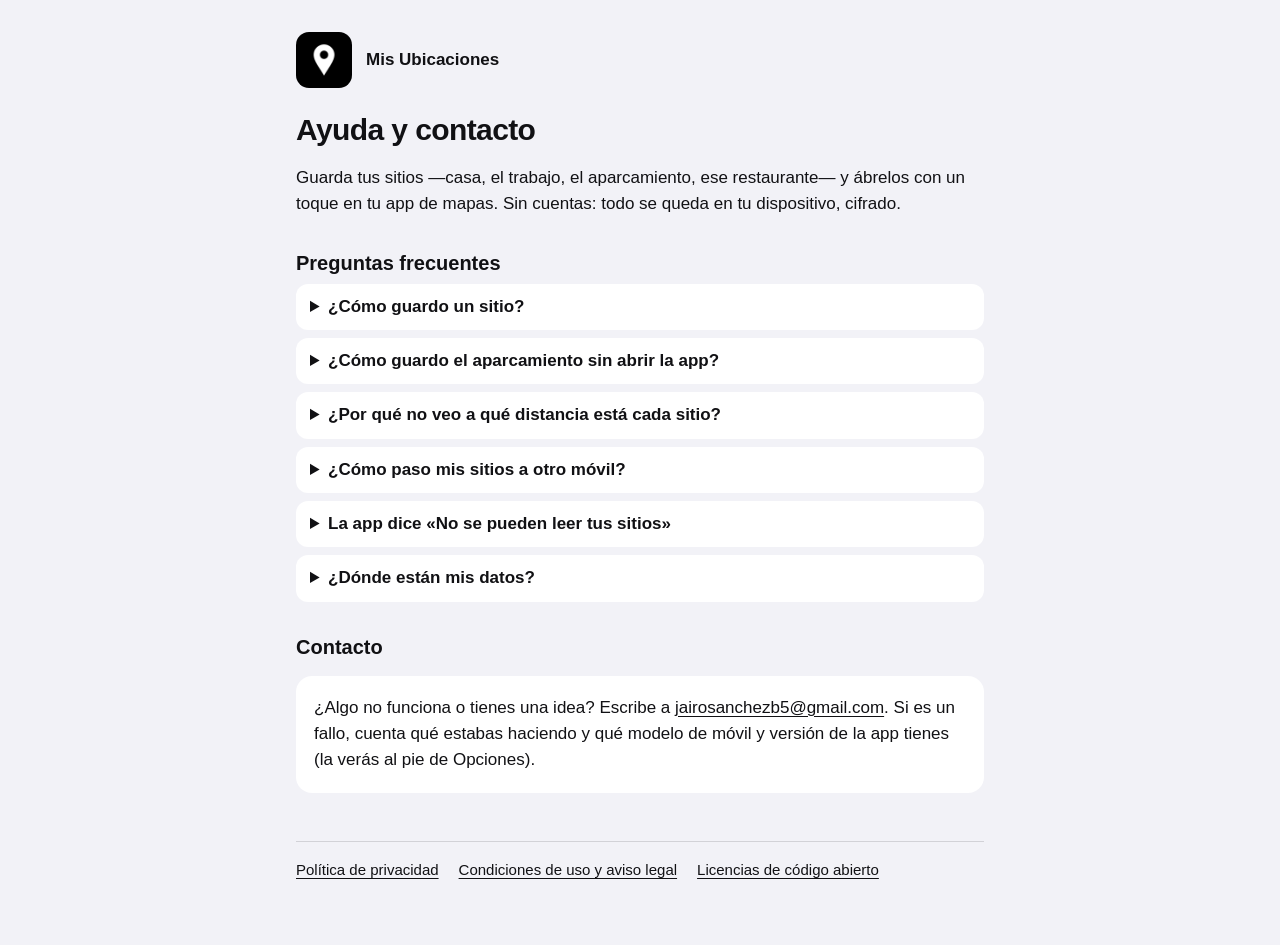
<file: index.html>
<!doctype html>
<html lang="es">
  <head>
    <meta charset="utf-8" />
    <meta name="viewport" content="width=device-width, initial-scale=1" />
    <title>Mis Ubicaciones · Ayuda y contacto</title>
    <meta
      name="description"
      content="Guarda tus sitios y ábrelos con un toque en tu app de mapas. Ayuda, contacto y privacidad de Mis Ubicaciones."
    />
    <link rel="stylesheet" href="estilo.css" />
    <link rel="icon" href="icono.png" />
  </head>
  <body>
    <main>
      <a class="app" href="./">
        <img src="icono.png" alt="" />
        <span>Mis Ubicaciones</span>
      </a>

      <h1>Ayuda y contacto</h1>
      <p>
        Guarda tus sitios —casa, el trabajo, el aparcamiento, ese restaurante— y ábrelos con un toque
        en tu app de mapas. Sin cuentas: todo se queda en tu dispositivo, cifrado.
      </p>

      <h2>Preguntas frecuentes</h2>

      <details>
        <summary>¿Cómo guardo un sitio?</summary>
        <p>
          Toca <strong>+</strong> y marca el punto en el mapa, con tu ubicación actual, escribiendo
          las coordenadas o pegando un enlace de Google Maps. Ponle un nombre y guárdalo.
        </p>
      </details>

      <details>
        <summary>¿Cómo guardo el aparcamiento sin abrir la app?</summary>
        <p>
          En iPhone, Mis Ubicaciones tiene acciones en la app Atajos: «Guardar aparcamiento»,
          «Guardar dónde estoy» y «Llévame a…». Puedes usarlas con Siri, desde Spotlight o con el
          botón de acción. Para que el aparcamiento se guarde solo al bajar del coche, abre
          <strong>Opciones</strong> (el botón «…» de arriba a la derecha) y sigue la guía «Guardar
          el aparcamiento al bajar del coche».
        </p>
        <p>En Android, mantén pulsado el icono de la app y elige «Guardar aparcamiento».</p>
      </details>

      <details>
        <summary>¿Por qué no veo a qué distancia está cada sitio?</summary>
        <p>
          La app necesita tu ubicación para calcularlo. En iPhone, ve a Ajustes &gt; Mis Ubicaciones
          &gt; Ubicación y elige «Mientras se usa la app».
        </p>
      </details>

      <details>
        <summary>¿Cómo paso mis sitios a otro móvil?</summary>
        <p>
          Tus sitios solo están en tu dispositivo y no pasan solos a uno nuevo. En
          <strong>Opciones</strong>, toca «Exportar copia» y guarda el archivo donde quieras; en el
          móvil nuevo, toca «Importar copia» y elígelo. Solo se añaden los sitios que no tenías. El
          archivo no va cifrado, así que guárdalo en un lugar de confianza.
        </p>
      </details>

      <details>
        <summary>La app dice «No se pueden leer tus sitios»</summary>
        <p>
          Suele pasar cuando el iPhone se acaba de reiniciar y aún no se ha desbloqueado: tus sitios
          están cifrados y la clave solo se puede usar con el dispositivo desbloqueado. Desbloquéalo
          y toca «Reintentar». No uses «Empezar de cero» salvo que de verdad no se puedan
          recuperar: borra la lista guardada.
        </p>
      </details>

      <details>
        <summary>¿Dónde están mis datos?</summary>
        <p>
          Solo en tu dispositivo, cifrados. Mis Ubicaciones no tiene servidor ni cuentas, y no
          recoge ningún dato. Lo explica la <a href="privacidad/">política de privacidad</a>.
        </p>
      </details>

      <h2>Contacto</h2>
      <section class="tarjeta">
        <p>
          ¿Algo no funciona o tienes una idea? Escribe a
          <a href="mailto:jairosanchezb5@gmail.com?subject=Mis%20Ubicaciones"
            >jairosanchezb5@gmail.com</a
          >. Si es un fallo, cuenta qué estabas haciendo y qué modelo de móvil y versión de la app
          tienes (la verás al pie de Opciones).
        </p>
      </section>

      <nav class="pie" aria-label="Más información">
        <a href="privacidad/">Política de privacidad</a>
        <a href="condiciones/">Condiciones de uso y aviso legal</a>
        <a href="licencias/">Licencias de código abierto</a>
      </nav>
    </main>
  </body>
</html>
</file>
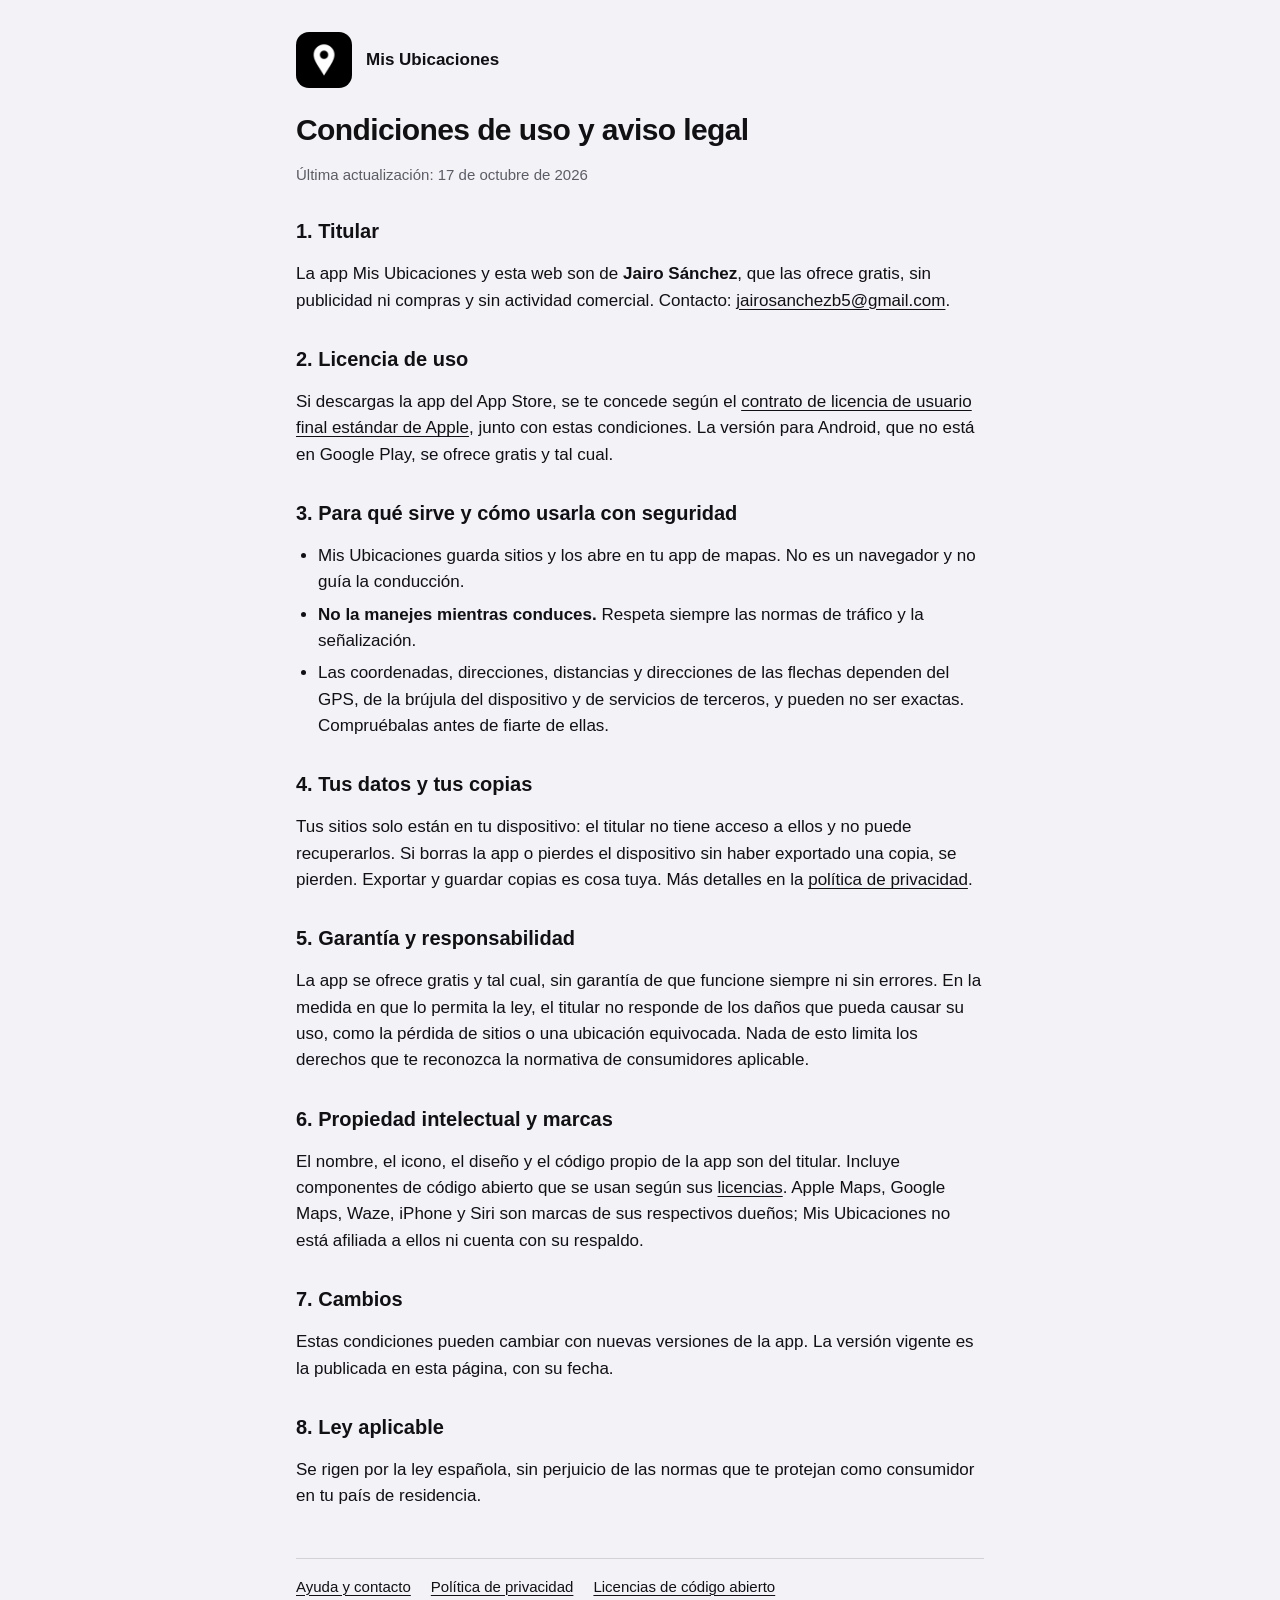
<file: condiciones/index.html>
<!doctype html>
<html lang="es">
  <head>
    <meta charset="utf-8" />
    <meta name="viewport" content="width=device-width, initial-scale=1" />
    <title>Condiciones de uso y aviso legal · Mis Ubicaciones</title>
    <meta name="description" content="Condiciones de uso y aviso legal de la app Mis Ubicaciones." />
    <link rel="stylesheet" href="../estilo.css" />
    <link rel="icon" href="../icono.png" />
  </head>
  <body>
    <main>
      <a class="app" href="../">
        <img src="../icono.png" alt="" />
        <span>Mis Ubicaciones</span>
      </a>

      <h1>Condiciones de uso y aviso legal</h1>
      <p class="nota">Última actualización: 17 de octubre de 2026</p>

      <h2>1. Titular</h2>
      <p>
        La app Mis Ubicaciones y esta web son de <strong>Jairo Sánchez</strong>, que las ofrece
        gratis, sin publicidad ni compras y sin actividad comercial. Contacto:
        <a href="mailto:jairosanchezb5@gmail.com">jairosanchezb5@gmail.com</a>.
      </p>

      <h2>2. Licencia de uso</h2>
      <p>
        Si descargas la app del App Store, se te concede según el
        <a href="https://www.apple.com/legal/internet-services/itunes/dev/stdeula/"
          >contrato de licencia de usuario final estándar de Apple</a
        >, junto con estas condiciones. La versión para Android, que no está en Google Play, se
        ofrece gratis y tal cual.
      </p>

      <h2>3. Para qué sirve y cómo usarla con seguridad</h2>
      <ul>
        <li>
          Mis Ubicaciones guarda sitios y los abre en tu app de mapas. No es un navegador y no guía
          la conducción.
        </li>
        <li>
          <strong>No la manejes mientras conduces.</strong> Respeta siempre las normas de tráfico y
          la señalización.
        </li>
        <li>
          Las coordenadas, direcciones, distancias y direcciones de las flechas dependen del GPS, de
          la brújula del dispositivo y de servicios de terceros, y pueden no ser exactas. Compruébalas
          antes de fiarte de ellas.
        </li>
      </ul>

      <h2>4. Tus datos y tus copias</h2>
      <p>
        Tus sitios solo están en tu dispositivo: el titular no tiene acceso a ellos y no puede
        recuperarlos. Si borras la app o pierdes el dispositivo sin haber exportado una copia, se
        pierden. Exportar y guardar copias es cosa tuya. Más detalles en la
        <a href="../privacidad/">política de privacidad</a>.
      </p>

      <h2>5. Garantía y responsabilidad</h2>
      <p>
        La app se ofrece gratis y tal cual, sin garantía de que funcione siempre ni sin errores. En
        la medida en que lo permita la ley, el titular no responde de los daños que pueda causar su
        uso, como la pérdida de sitios o una ubicación equivocada. Nada de esto limita los derechos
        que te reconozca la normativa de consumidores aplicable.
      </p>

      <h2>6. Propiedad intelectual y marcas</h2>
      <p>
        El nombre, el icono, el diseño y el código propio de la app son del titular. Incluye
        componentes de código abierto que se usan según sus
        <a href="../licencias/">licencias</a>. Apple Maps, Google Maps, Waze, iPhone y Siri son
        marcas de sus respectivos dueños; Mis Ubicaciones no está afiliada a ellos ni cuenta con su
        respaldo.
      </p>

      <h2>7. Cambios</h2>
      <p>
        Estas condiciones pueden cambiar con nuevas versiones de la app. La versión vigente es la
        publicada en esta página, con su fecha.
      </p>

      <h2>8. Ley aplicable</h2>
      <p>
        Se rigen por la ley española, sin perjuicio de las normas que te protejan como consumidor
        en tu país de residencia.
      </p>

      <nav class="pie" aria-label="Más información">
        <a href="../">Ayuda y contacto</a>
        <a href="../privacidad/">Política de privacidad</a>
        <a href="../licencias/">Licencias de código abierto</a>
      </nav>
    </main>
  </body>
</html>
</file>
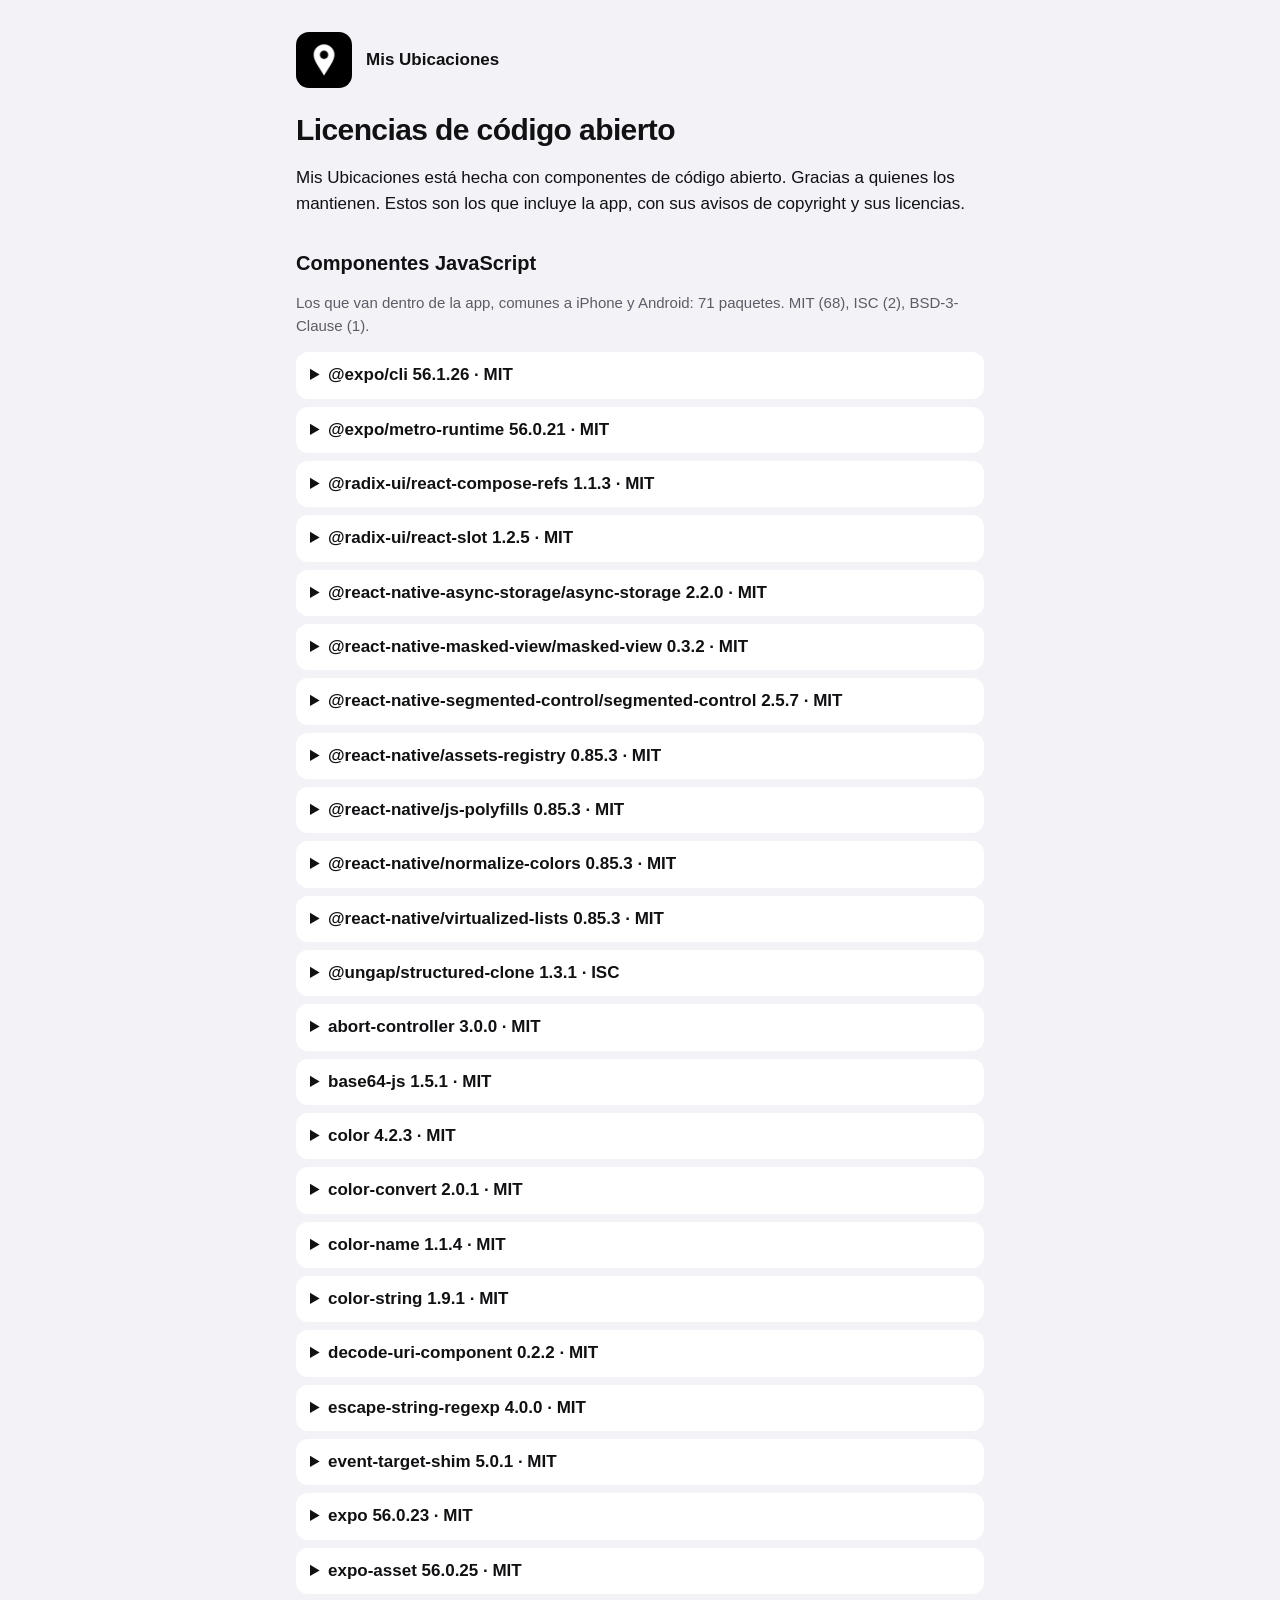
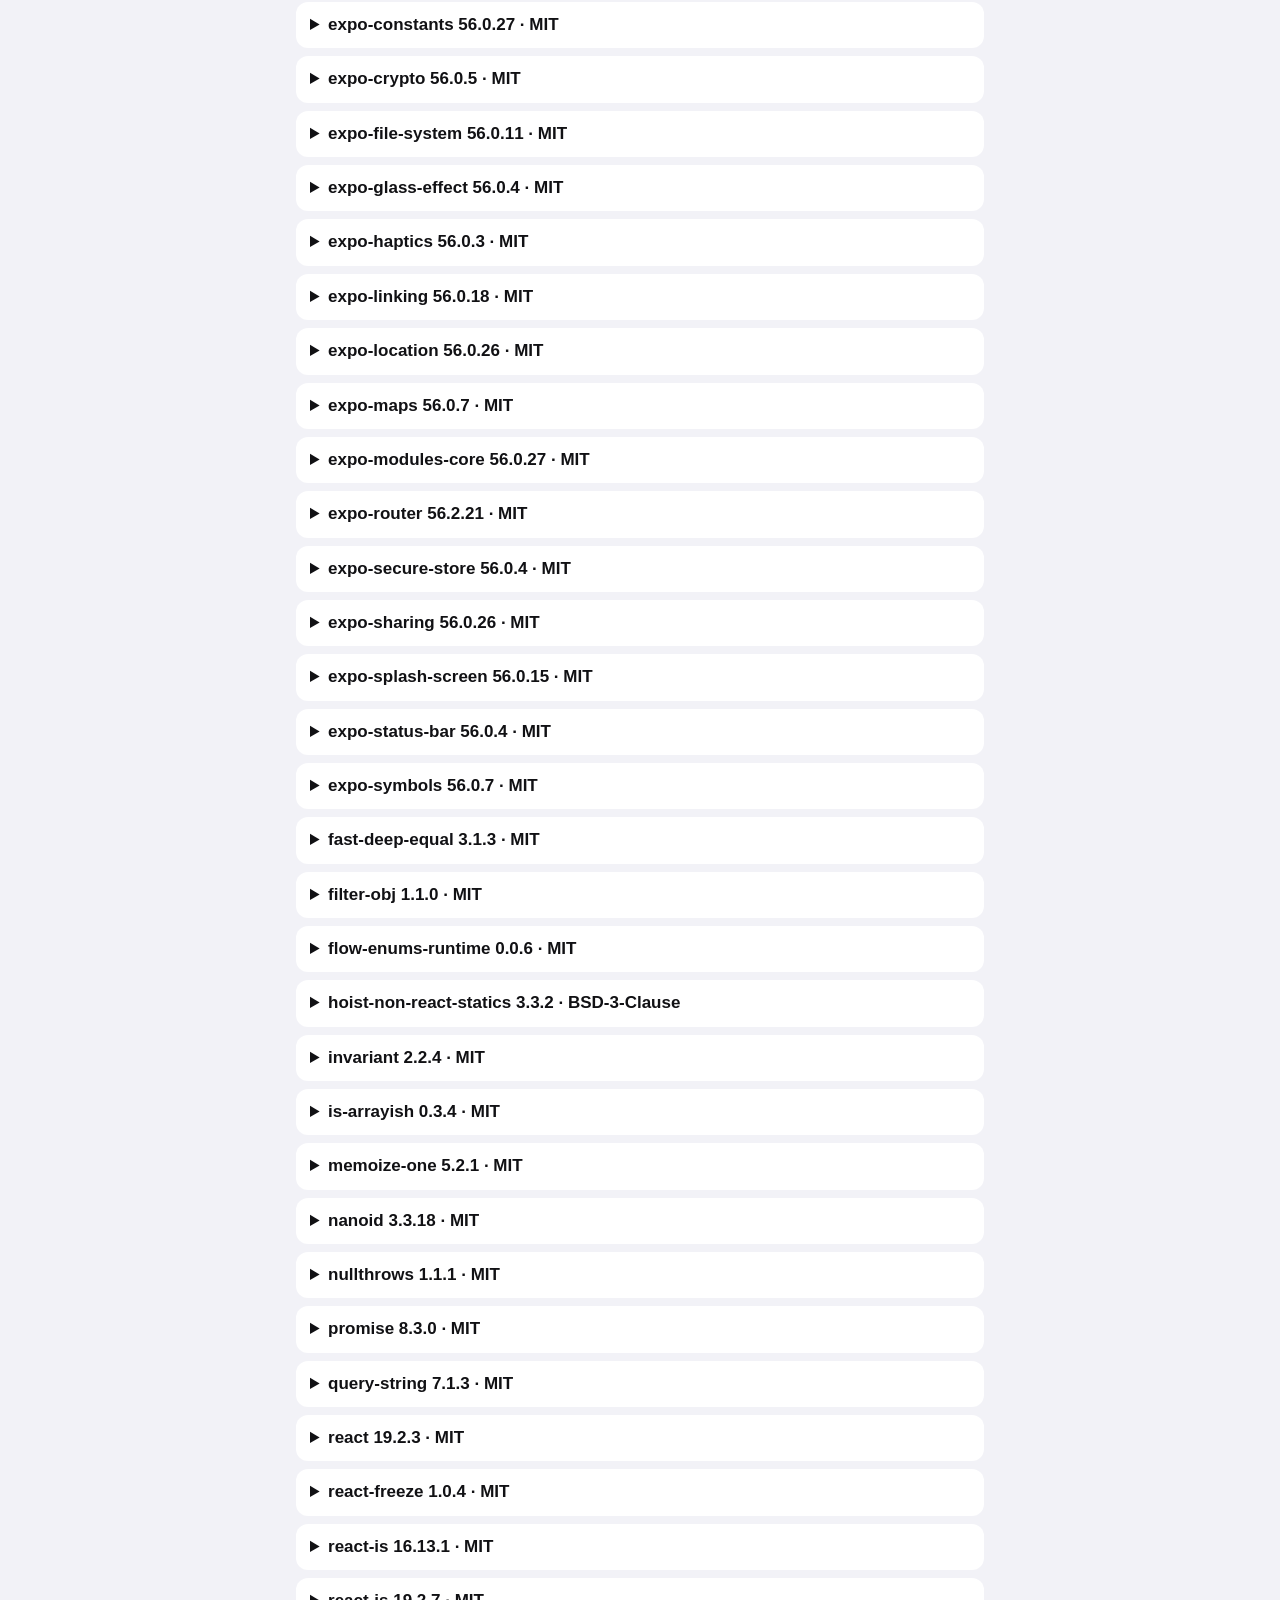
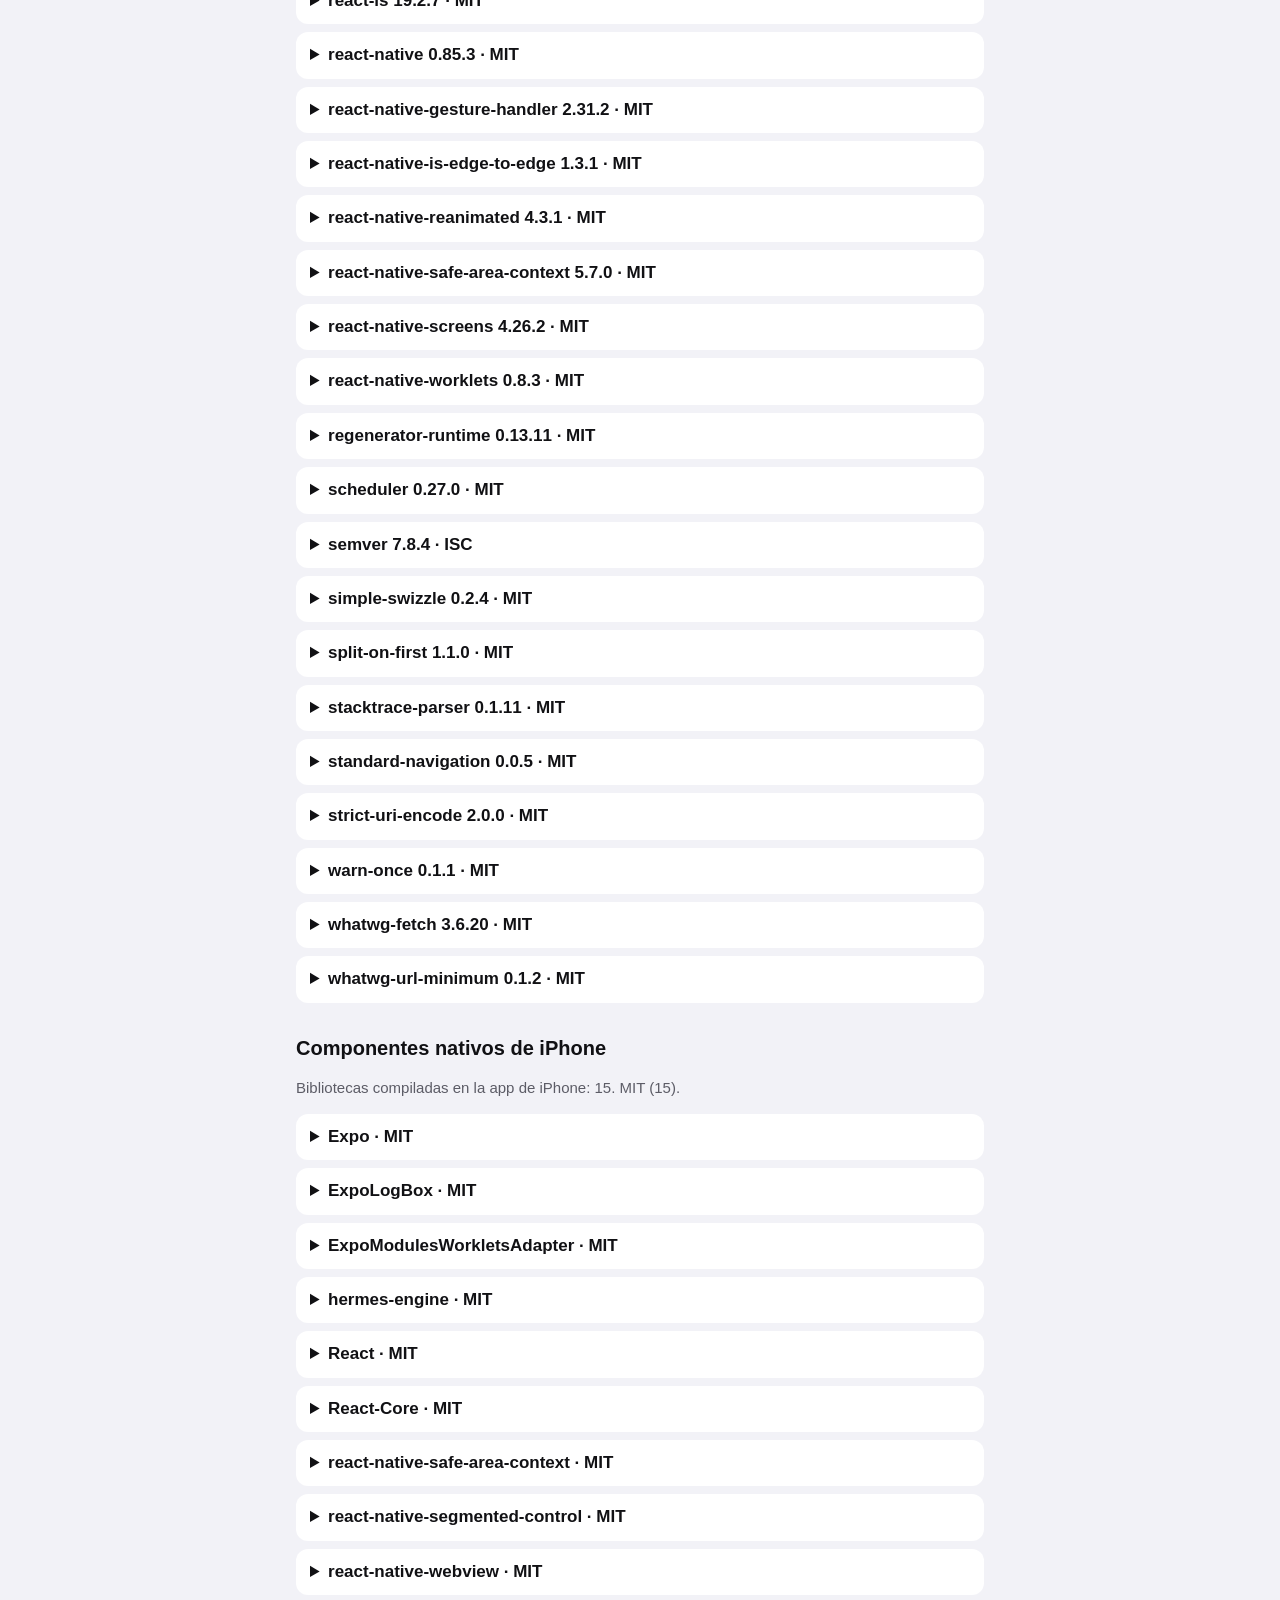
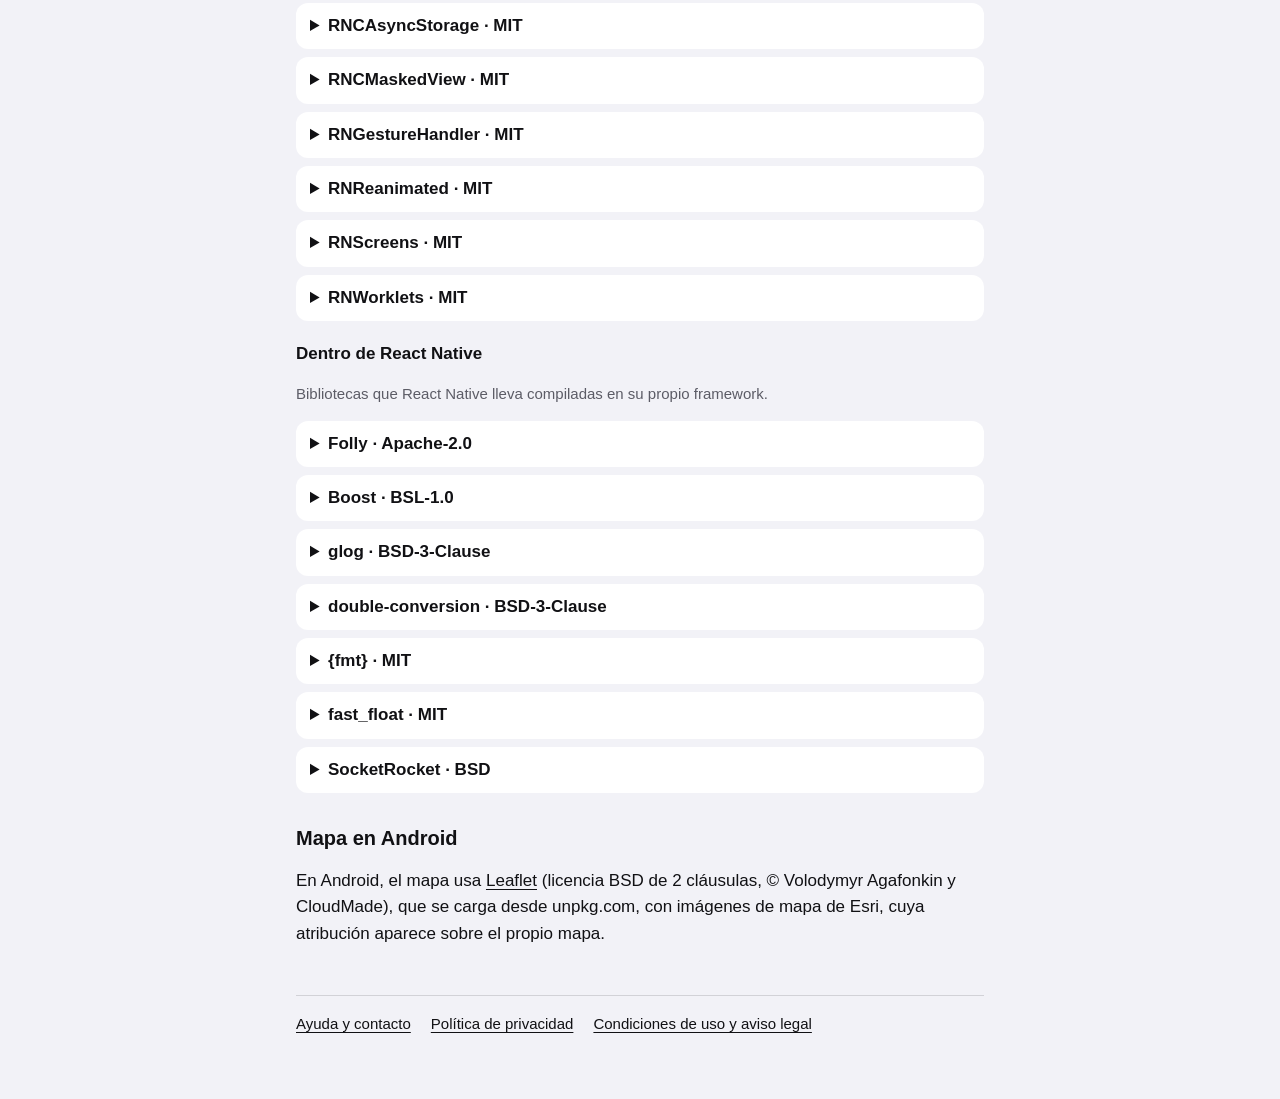
<file: licencias/index.html>
<!doctype html>
<html lang="es">
  <head>
    <meta charset="utf-8" />
    <meta name="viewport" content="width=device-width, initial-scale=1" />
    <title>Licencias de código abierto · Mis Ubicaciones</title>
    <meta name="description" content="Componentes de código abierto que incluye Mis Ubicaciones y sus licencias." />
    <link rel="stylesheet" href="../estilo.css" />
    <link rel="icon" href="../icono.png" />
  </head>
  <body>
    <main>
      <a class="app" href="../">
        <img src="../icono.png" alt="" />
        <span>Mis Ubicaciones</span>
      </a>

      <h1>Licencias de código abierto</h1>
      <p>
        Mis Ubicaciones está hecha con componentes de código abierto. Gracias a quienes los
        mantienen. Estos son los que incluye la app, con sus avisos de copyright y sus licencias.
      </p>

      <h2>Componentes JavaScript</h2>
      <p class="nota">Los que van dentro de la app, comunes a iPhone y Android: 71 paquetes. MIT (68), ISC (2), BSD-3-Clause (1).</p>
      <details>
        <summary>@expo/cli 56.1.26 · MIT</summary>
        <pre>The MIT License (MIT)

Copyright (c) 2015-present 650 Industries, Inc. (aka Expo)

Permission is hereby granted, free of charge, to any person obtaining a copy
of this software and associated documentation files (the &quot;Software&quot;), to deal
in the Software without restriction, including without limitation the rights
to use, copy, modify, merge, publish, distribute, sublicense, and/or sell
copies of the Software, and to permit persons to whom the Software is
furnished to do so, subject to the following conditions:

The above copyright notice and this permission notice shall be included in all
copies or substantial portions of the Software.

THE SOFTWARE IS PROVIDED &quot;AS IS&quot;, WITHOUT WARRANTY OF ANY KIND, EXPRESS OR
IMPLIED, INCLUDING BUT NOT LIMITED TO THE WARRANTIES OF MERCHANTABILITY,
FITNESS FOR A PARTICULAR PURPOSE AND NONINFRINGEMENT. IN NO EVENT SHALL THE
AUTHORS OR COPYRIGHT HOLDERS BE LIABLE FOR ANY CLAIM, DAMAGES OR OTHER
LIABILITY, WHETHER IN AN ACTION OF CONTRACT, TORT OR OTHERWISE, ARISING FROM,
OUT OF OR IN CONNECTION WITH THE SOFTWARE OR THE USE OR OTHER DEALINGS IN THE
SOFTWARE.</pre>
      </details>
      <details>
        <summary>@expo/metro-runtime 56.0.21 · MIT</summary>
        <pre>The MIT License (MIT)

Copyright (c) 2015-present 650 Industries, Inc. (aka Expo)

Permission is hereby granted, free of charge, to any person obtaining a copy
of this software and associated documentation files (the &quot;Software&quot;), to deal
in the Software without restriction, including without limitation the rights
to use, copy, modify, merge, publish, distribute, sublicense, and/or sell
copies of the Software, and to permit persons to whom the Software is
furnished to do so, subject to the following conditions:

The above copyright notice and this permission notice shall be included in all
copies or substantial portions of the Software.

THE SOFTWARE IS PROVIDED &quot;AS IS&quot;, WITHOUT WARRANTY OF ANY KIND, EXPRESS OR
IMPLIED, INCLUDING BUT NOT LIMITED TO THE WARRANTIES OF MERCHANTABILITY,
FITNESS FOR A PARTICULAR PURPOSE AND NONINFRINGEMENT. IN NO EVENT SHALL THE
AUTHORS OR COPYRIGHT HOLDERS BE LIABLE FOR ANY CLAIM, DAMAGES OR OTHER
LIABILITY, WHETHER IN AN ACTION OF CONTRACT, TORT OR OTHERWISE, ARISING FROM,
OUT OF OR IN CONNECTION WITH THE SOFTWARE OR THE USE OR OTHER DEALINGS IN THE
SOFTWARE.</pre>
      </details>
      <details>
        <summary>@radix-ui/react-compose-refs 1.1.3 · MIT</summary>
        <pre>MIT License

Copyright (c) 2022 WorkOS

Permission is hereby granted, free of charge, to any person obtaining a copy
of this software and associated documentation files (the &quot;Software&quot;), to deal
in the Software without restriction, including without limitation the rights
to use, copy, modify, merge, publish, distribute, sublicense, and/or sell
copies of the Software, and to permit persons to whom the Software is
furnished to do so, subject to the following conditions:

The above copyright notice and this permission notice shall be included in all
copies or substantial portions of the Software.

THE SOFTWARE IS PROVIDED &quot;AS IS&quot;, WITHOUT WARRANTY OF ANY KIND, EXPRESS OR
IMPLIED, INCLUDING BUT NOT LIMITED TO THE WARRANTIES OF MERCHANTABILITY,
FITNESS FOR A PARTICULAR PURPOSE AND NONINFRINGEMENT. IN NO EVENT SHALL THE
AUTHORS OR COPYRIGHT HOLDERS BE LIABLE FOR ANY CLAIM, DAMAGES OR OTHER
LIABILITY, WHETHER IN AN ACTION OF CONTRACT, TORT OR OTHERWISE, ARISING FROM,
OUT OF OR IN CONNECTION WITH THE SOFTWARE OR THE USE OR OTHER DEALINGS IN THE
SOFTWARE.</pre>
      </details>
      <details>
        <summary>@radix-ui/react-slot 1.2.5 · MIT</summary>
        <pre>MIT License

Copyright (c) 2022 WorkOS

Permission is hereby granted, free of charge, to any person obtaining a copy
of this software and associated documentation files (the &quot;Software&quot;), to deal
in the Software without restriction, including without limitation the rights
to use, copy, modify, merge, publish, distribute, sublicense, and/or sell
copies of the Software, and to permit persons to whom the Software is
furnished to do so, subject to the following conditions:

The above copyright notice and this permission notice shall be included in all
copies or substantial portions of the Software.

THE SOFTWARE IS PROVIDED &quot;AS IS&quot;, WITHOUT WARRANTY OF ANY KIND, EXPRESS OR
IMPLIED, INCLUDING BUT NOT LIMITED TO THE WARRANTIES OF MERCHANTABILITY,
FITNESS FOR A PARTICULAR PURPOSE AND NONINFRINGEMENT. IN NO EVENT SHALL THE
AUTHORS OR COPYRIGHT HOLDERS BE LIABLE FOR ANY CLAIM, DAMAGES OR OTHER
LIABILITY, WHETHER IN AN ACTION OF CONTRACT, TORT OR OTHERWISE, ARISING FROM,
OUT OF OR IN CONNECTION WITH THE SOFTWARE OR THE USE OR OTHER DEALINGS IN THE
SOFTWARE.</pre>
      </details>
      <details>
        <summary>@react-native-async-storage/async-storage 2.2.0 · MIT</summary>
        <pre>MIT License

Copyright (c) 2015-present, Facebook, Inc.

Permission is hereby granted, free of charge, to any person obtaining a copy
of this software and associated documentation files (the &quot;Software&quot;), to deal
in the Software without restriction, including without limitation the rights
to use, copy, modify, merge, publish, distribute, sublicense, and/or sell
copies of the Software, and to permit persons to whom the Software is
furnished to do so, subject to the following conditions:

The above copyright notice and this permission notice shall be included in all
copies or substantial portions of the Software.

THE SOFTWARE IS PROVIDED &quot;AS IS&quot;, WITHOUT WARRANTY OF ANY KIND, EXPRESS OR
IMPLIED, INCLUDING BUT NOT LIMITED TO THE WARRANTIES OF MERCHANTABILITY,
FITNESS FOR A PARTICULAR PURPOSE AND NONINFRINGEMENT. IN NO EVENT SHALL THE
AUTHORS OR COPYRIGHT HOLDERS BE LIABLE FOR ANY CLAIM, DAMAGES OR OTHER
LIABILITY, WHETHER IN AN ACTION OF CONTRACT, TORT OR OTHERWISE, ARISING FROM,
OUT OF OR IN CONNECTION WITH THE SOFTWARE OR THE USE OR OTHER DEALINGS IN THE
SOFTWARE.</pre>
      </details>
      <details>
        <summary>@react-native-masked-view/masked-view 0.3.2 · MIT</summary>
        <pre>MIT License

Copyright (c) 2015-present, Facebook, Inc.

Permission is hereby granted, free of charge, to any person obtaining a copy
of this software and associated documentation files (the &quot;Software&quot;), to deal
in the Software without restriction, including without limitation the rights
to use, copy, modify, merge, publish, distribute, sublicense, and/or sell
copies of the Software, and to permit persons to whom the Software is
furnished to do so, subject to the following conditions:

The above copyright notice and this permission notice shall be included in all
copies or substantial portions of the Software.

THE SOFTWARE IS PROVIDED &quot;AS IS&quot;, WITHOUT WARRANTY OF ANY KIND, EXPRESS OR
IMPLIED, INCLUDING BUT NOT LIMITED TO THE WARRANTIES OF MERCHANTABILITY,
FITNESS FOR A PARTICULAR PURPOSE AND NONINFRINGEMENT. IN NO EVENT SHALL THE
AUTHORS OR COPYRIGHT HOLDERS BE LIABLE FOR ANY CLAIM, DAMAGES OR OTHER
LIABILITY, WHETHER IN AN ACTION OF CONTRACT, TORT OR OTHERWISE, ARISING FROM,
OUT OF OR IN CONNECTION WITH THE SOFTWARE OR THE USE OR OTHER DEALINGS IN THE
SOFTWARE.</pre>
      </details>
      <details>
        <summary>@react-native-segmented-control/segmented-control 2.5.7 · MIT</summary>
        <pre>MIT License

Copyright (c) 2015-present, Facebook, Inc.

Permission is hereby granted, free of charge, to any person obtaining a copy
of this software and associated documentation files (the &quot;Software&quot;), to deal
in the Software without restriction, including without limitation the rights
to use, copy, modify, merge, publish, distribute, sublicense, and/or sell
copies of the Software, and to permit persons to whom the Software is
furnished to do so, subject to the following conditions:

The above copyright notice and this permission notice shall be included in all
copies or substantial portions of the Software.

THE SOFTWARE IS PROVIDED &quot;AS IS&quot;, WITHOUT WARRANTY OF ANY KIND, EXPRESS OR
IMPLIED, INCLUDING BUT NOT LIMITED TO THE WARRANTIES OF MERCHANTABILITY,
FITNESS FOR A PARTICULAR PURPOSE AND NONINFRINGEMENT. IN NO EVENT SHALL THE
AUTHORS OR COPYRIGHT HOLDERS BE LIABLE FOR ANY CLAIM, DAMAGES OR OTHER
LIABILITY, WHETHER IN AN ACTION OF CONTRACT, TORT OR OTHERWISE, ARISING FROM,
OUT OF OR IN CONNECTION WITH THE SOFTWARE OR THE USE OR OTHER DEALINGS IN THE
SOFTWARE.</pre>
      </details>
      <details>
        <summary>@react-native/assets-registry 0.85.3 · MIT</summary>
        <pre>MIT License

Copyright (c) Meta Platforms, Inc. and affiliates.

Permission is hereby granted, free of charge, to any person obtaining a copy
of this software and associated documentation files (the &quot;Software&quot;), to deal
in the Software without restriction, including without limitation the rights
to use, copy, modify, merge, publish, distribute, sublicense, and/or sell
copies of the Software, and to permit persons to whom the Software is
furnished to do so, subject to the following conditions:

The above copyright notice and this permission notice shall be included in all
copies or substantial portions of the Software.

THE SOFTWARE IS PROVIDED &quot;AS IS&quot;, WITHOUT WARRANTY OF ANY KIND, EXPRESS OR
IMPLIED, INCLUDING BUT NOT LIMITED TO THE WARRANTIES OF MERCHANTABILITY,
FITNESS FOR A PARTICULAR PURPOSE AND NONINFRINGEMENT. IN NO EVENT SHALL THE
AUTHORS OR COPYRIGHT HOLDERS BE LIABLE FOR ANY CLAIM, DAMAGES OR OTHER
LIABILITY, WHETHER IN AN ACTION OF CONTRACT, TORT OR OTHERWISE, ARISING FROM,
OUT OF OR IN CONNECTION WITH THE SOFTWARE OR THE USE OR OTHER DEALINGS IN THE
SOFTWARE.</pre>
      </details>
      <details>
        <summary>@react-native/js-polyfills 0.85.3 · MIT</summary>
        <pre>MIT License

Copyright (c) Meta Platforms, Inc. and affiliates.

Permission is hereby granted, free of charge, to any person obtaining a copy
of this software and associated documentation files (the &quot;Software&quot;), to deal
in the Software without restriction, including without limitation the rights
to use, copy, modify, merge, publish, distribute, sublicense, and/or sell
copies of the Software, and to permit persons to whom the Software is
furnished to do so, subject to the following conditions:

The above copyright notice and this permission notice shall be included in all
copies or substantial portions of the Software.

THE SOFTWARE IS PROVIDED &quot;AS IS&quot;, WITHOUT WARRANTY OF ANY KIND, EXPRESS OR
IMPLIED, INCLUDING BUT NOT LIMITED TO THE WARRANTIES OF MERCHANTABILITY,
FITNESS FOR A PARTICULAR PURPOSE AND NONINFRINGEMENT. IN NO EVENT SHALL THE
AUTHORS OR COPYRIGHT HOLDERS BE LIABLE FOR ANY CLAIM, DAMAGES OR OTHER
LIABILITY, WHETHER IN AN ACTION OF CONTRACT, TORT OR OTHERWISE, ARISING FROM,
OUT OF OR IN CONNECTION WITH THE SOFTWARE OR THE USE OR OTHER DEALINGS IN THE
SOFTWARE.</pre>
      </details>
      <details>
        <summary>@react-native/normalize-colors 0.85.3 · MIT</summary>
        <pre>MIT License

Copyright (c) Meta Platforms, Inc. and affiliates.

Permission is hereby granted, free of charge, to any person obtaining a copy
of this software and associated documentation files (the &quot;Software&quot;), to deal
in the Software without restriction, including without limitation the rights
to use, copy, modify, merge, publish, distribute, sublicense, and/or sell
copies of the Software, and to permit persons to whom the Software is
furnished to do so, subject to the following conditions:

The above copyright notice and this permission notice shall be included in all
copies or substantial portions of the Software.

THE SOFTWARE IS PROVIDED &quot;AS IS&quot;, WITHOUT WARRANTY OF ANY KIND, EXPRESS OR
IMPLIED, INCLUDING BUT NOT LIMITED TO THE WARRANTIES OF MERCHANTABILITY,
FITNESS FOR A PARTICULAR PURPOSE AND NONINFRINGEMENT. IN NO EVENT SHALL THE
AUTHORS OR COPYRIGHT HOLDERS BE LIABLE FOR ANY CLAIM, DAMAGES OR OTHER
LIABILITY, WHETHER IN AN ACTION OF CONTRACT, TORT OR OTHERWISE, ARISING FROM,
OUT OF OR IN CONNECTION WITH THE SOFTWARE OR THE USE OR OTHER DEALINGS IN THE
SOFTWARE.</pre>
      </details>
      <details>
        <summary>@react-native/virtualized-lists 0.85.3 · MIT</summary>
        <pre>MIT License

Copyright (c) Meta Platforms, Inc. and affiliates.

Permission is hereby granted, free of charge, to any person obtaining a copy
of this software and associated documentation files (the &quot;Software&quot;), to deal
in the Software without restriction, including without limitation the rights
to use, copy, modify, merge, publish, distribute, sublicense, and/or sell
copies of the Software, and to permit persons to whom the Software is
furnished to do so, subject to the following conditions:

The above copyright notice and this permission notice shall be included in all
copies or substantial portions of the Software.

THE SOFTWARE IS PROVIDED &quot;AS IS&quot;, WITHOUT WARRANTY OF ANY KIND, EXPRESS OR
IMPLIED, INCLUDING BUT NOT LIMITED TO THE WARRANTIES OF MERCHANTABILITY,
FITNESS FOR A PARTICULAR PURPOSE AND NONINFRINGEMENT. IN NO EVENT SHALL THE
AUTHORS OR COPYRIGHT HOLDERS BE LIABLE FOR ANY CLAIM, DAMAGES OR OTHER
LIABILITY, WHETHER IN AN ACTION OF CONTRACT, TORT OR OTHERWISE, ARISING FROM,
OUT OF OR IN CONNECTION WITH THE SOFTWARE OR THE USE OR OTHER DEALINGS IN THE
SOFTWARE.</pre>
      </details>
      <details>
        <summary>@ungap/structured-clone 1.3.1 · ISC</summary>
        <pre>ISC License

Copyright (c) 2021, Andrea Giammarchi, @WebReflection

Permission to use, copy, modify, and/or distribute this software for any
purpose with or without fee is hereby granted, provided that the above
copyright notice and this permission notice appear in all copies.

THE SOFTWARE IS PROVIDED &quot;AS IS&quot; AND THE AUTHOR DISCLAIMS ALL WARRANTIES WITH
REGARD TO THIS SOFTWARE INCLUDING ALL IMPLIED WARRANTIES OF MERCHANTABILITY
AND FITNESS. IN NO EVENT SHALL THE AUTHOR BE LIABLE FOR ANY SPECIAL, DIRECT,
INDIRECT, OR CONSEQUENTIAL DAMAGES OR ANY DAMAGES WHATSOEVER RESULTING FROM
LOSS OF USE, DATA OR PROFITS, WHETHER IN AN ACTION OF CONTRACT, NEGLIGENCE
OR OTHER TORTIOUS ACTION, ARISING OUT OF OR IN CONNECTION WITH THE USE OR
PERFORMANCE OF THIS SOFTWARE.</pre>
      </details>
      <details>
        <summary>abort-controller 3.0.0 · MIT</summary>
        <pre>MIT License

Copyright (c) 2017 Toru Nagashima

Permission is hereby granted, free of charge, to any person obtaining a copy
of this software and associated documentation files (the &quot;Software&quot;), to deal
in the Software without restriction, including without limitation the rights
to use, copy, modify, merge, publish, distribute, sublicense, and/or sell
copies of the Software, and to permit persons to whom the Software is
furnished to do so, subject to the following conditions:

The above copyright notice and this permission notice shall be included in all
copies or substantial portions of the Software.

THE SOFTWARE IS PROVIDED &quot;AS IS&quot;, WITHOUT WARRANTY OF ANY KIND, EXPRESS OR
IMPLIED, INCLUDING BUT NOT LIMITED TO THE WARRANTIES OF MERCHANTABILITY,
FITNESS FOR A PARTICULAR PURPOSE AND NONINFRINGEMENT. IN NO EVENT SHALL THE
AUTHORS OR COPYRIGHT HOLDERS BE LIABLE FOR ANY CLAIM, DAMAGES OR OTHER
LIABILITY, WHETHER IN AN ACTION OF CONTRACT, TORT OR OTHERWISE, ARISING FROM,
OUT OF OR IN CONNECTION WITH THE SOFTWARE OR THE USE OR OTHER DEALINGS IN THE
SOFTWARE.</pre>
      </details>
      <details>
        <summary>base64-js 1.5.1 · MIT</summary>
        <pre>The MIT License (MIT)

Copyright (c) 2014 Jameson Little

Permission is hereby granted, free of charge, to any person obtaining a copy
of this software and associated documentation files (the &quot;Software&quot;), to deal
in the Software without restriction, including without limitation the rights
to use, copy, modify, merge, publish, distribute, sublicense, and/or sell
copies of the Software, and to permit persons to whom the Software is
furnished to do so, subject to the following conditions:

The above copyright notice and this permission notice shall be included in
all copies or substantial portions of the Software.

THE SOFTWARE IS PROVIDED &quot;AS IS&quot;, WITHOUT WARRANTY OF ANY KIND, EXPRESS OR
IMPLIED, INCLUDING BUT NOT LIMITED TO THE WARRANTIES OF MERCHANTABILITY,
FITNESS FOR A PARTICULAR PURPOSE AND NONINFRINGEMENT. IN NO EVENT SHALL THE
AUTHORS OR COPYRIGHT HOLDERS BE LIABLE FOR ANY CLAIM, DAMAGES OR OTHER
LIABILITY, WHETHER IN AN ACTION OF CONTRACT, TORT OR OTHERWISE, ARISING FROM,
OUT OF OR IN CONNECTION WITH THE SOFTWARE OR THE USE OR OTHER DEALINGS IN
THE SOFTWARE.</pre>
      </details>
      <details>
        <summary>color 4.2.3 · MIT</summary>
        <pre>Copyright (c) 2012 Heather Arthur

Permission is hereby granted, free of charge, to any person obtaining
a copy of this software and associated documentation files (the
&quot;Software&quot;), to deal in the Software without restriction, including
without limitation the rights to use, copy, modify, merge, publish,
distribute, sublicense, and/or sell copies of the Software, and to
permit persons to whom the Software is furnished to do so, subject to
the following conditions:

The above copyright notice and this permission notice shall be
included in all copies or substantial portions of the Software.

THE SOFTWARE IS PROVIDED &quot;AS IS&quot;, WITHOUT WARRANTY OF ANY KIND,
EXPRESS OR IMPLIED, INCLUDING BUT NOT LIMITED TO THE WARRANTIES OF
MERCHANTABILITY, FITNESS FOR A PARTICULAR PURPOSE AND
NONINFRINGEMENT. IN NO EVENT SHALL THE AUTHORS OR COPYRIGHT HOLDERS BE
LIABLE FOR ANY CLAIM, DAMAGES OR OTHER LIABILITY, WHETHER IN AN ACTION
OF CONTRACT, TORT OR OTHERWISE, ARISING FROM, OUT OF OR IN CONNECTION
WITH THE SOFTWARE OR THE USE OR OTHER DEALINGS IN THE SOFTWARE.</pre>
      </details>
      <details>
        <summary>color-convert 2.0.1 · MIT</summary>
        <pre>Copyright (c) 2011-2016 Heather Arthur &lt;fayearthur@gmail.com&gt;

Permission is hereby granted, free of charge, to any person obtaining
a copy of this software and associated documentation files (the
&quot;Software&quot;), to deal in the Software without restriction, including
without limitation the rights to use, copy, modify, merge, publish,
distribute, sublicense, and/or sell copies of the Software, and to
permit persons to whom the Software is furnished to do so, subject to
the following conditions:

The above copyright notice and this permission notice shall be
included in all copies or substantial portions of the Software.

THE SOFTWARE IS PROVIDED &quot;AS IS&quot;, WITHOUT WARRANTY OF ANY KIND,
EXPRESS OR IMPLIED, INCLUDING BUT NOT LIMITED TO THE WARRANTIES OF
MERCHANTABILITY, FITNESS FOR A PARTICULAR PURPOSE AND
NONINFRINGEMENT. IN NO EVENT SHALL THE AUTHORS OR COPYRIGHT HOLDERS BE
LIABLE FOR ANY CLAIM, DAMAGES OR OTHER LIABILITY, WHETHER IN AN ACTION
OF CONTRACT, TORT OR OTHERWISE, ARISING FROM, OUT OF OR IN CONNECTION
WITH THE SOFTWARE OR THE USE OR OTHER DEALINGS IN THE SOFTWARE.</pre>
      </details>
      <details>
        <summary>color-name 1.1.4 · MIT</summary>
        <pre>The MIT License (MIT)
Copyright (c) 2015 Dmitry Ivanov

Permission is hereby granted, free of charge, to any person obtaining a copy of this software and associated documentation files (the &quot;Software&quot;), to deal in the Software without restriction, including without limitation the rights to use, copy, modify, merge, publish, distribute, sublicense, and/or sell copies of the Software, and to permit persons to whom the Software is furnished to do so, subject to the following conditions:

The above copyright notice and this permission notice shall be included in all copies or substantial portions of the Software.

THE SOFTWARE IS PROVIDED &quot;AS IS&quot;, WITHOUT WARRANTY OF ANY KIND, EXPRESS OR IMPLIED, INCLUDING BUT NOT LIMITED TO THE WARRANTIES OF MERCHANTABILITY, FITNESS FOR A PARTICULAR PURPOSE AND NONINFRINGEMENT. IN NO EVENT SHALL THE AUTHORS OR COPYRIGHT HOLDERS BE LIABLE FOR ANY CLAIM, DAMAGES OR OTHER LIABILITY, WHETHER IN AN ACTION OF CONTRACT, TORT OR OTHERWISE, ARISING FROM, OUT OF OR IN CONNECTION WITH THE SOFTWARE OR THE USE OR OTHER DEALINGS IN THE SOFTWARE.</pre>
      </details>
      <details>
        <summary>color-string 1.9.1 · MIT</summary>
        <pre>Copyright (c) 2011 Heather Arthur &lt;fayearthur@gmail.com&gt;

Permission is hereby granted, free of charge, to any person obtaining
a copy of this software and associated documentation files (the
&quot;Software&quot;), to deal in the Software without restriction, including
without limitation the rights to use, copy, modify, merge, publish,
distribute, sublicense, and/or sell copies of the Software, and to
permit persons to whom the Software is furnished to do so, subject to
the following conditions:

The above copyright notice and this permission notice shall be
included in all copies or substantial portions of the Software.

THE SOFTWARE IS PROVIDED &quot;AS IS&quot;, WITHOUT WARRANTY OF ANY KIND,
EXPRESS OR IMPLIED, INCLUDING BUT NOT LIMITED TO THE WARRANTIES OF
MERCHANTABILITY, FITNESS FOR A PARTICULAR PURPOSE AND
NONINFRINGEMENT. IN NO EVENT SHALL THE AUTHORS OR COPYRIGHT HOLDERS BE
LIABLE FOR ANY CLAIM, DAMAGES OR OTHER LIABILITY, WHETHER IN AN ACTION
OF CONTRACT, TORT OR OTHERWISE, ARISING FROM, OUT OF OR IN CONNECTION
WITH THE SOFTWARE OR THE USE OR OTHER DEALINGS IN THE SOFTWARE.</pre>
      </details>
      <details>
        <summary>decode-uri-component 0.2.2 · MIT</summary>
        <pre>The MIT License (MIT)

Copyright (c) 2017, Sam Verschueren &lt;sam.verschueren@gmail.com&gt; (github.com/SamVerschueren)

Permission is hereby granted, free of charge, to any person obtaining a copy of this software and associated documentation files (the &quot;Software&quot;), to deal in the Software without restriction, including without limitation the rights to use, copy, modify, merge, publish, distribute, sublicense, and/or sell copies of the Software, and to permit persons to whom the Software is furnished to do so, subject to the following conditions:

The above copyright notice and this permission notice shall be included in all copies or substantial portions of the Software.

THE SOFTWARE IS PROVIDED &quot;AS IS&quot;, WITHOUT WARRANTY OF ANY KIND, EXPRESS OR IMPLIED, INCLUDING BUT NOT LIMITED TO THE WARRANTIES OF MERCHANTABILITY, FITNESS FOR A PARTICULAR PURPOSE AND NONINFRINGEMENT. IN NO EVENT SHALL THE AUTHORS OR COPYRIGHT HOLDERS BE LIABLE FOR ANY CLAIM, DAMAGES OR OTHER LIABILITY, WHETHER IN AN ACTION OF CONTRACT, TORT OR OTHERWISE, ARISING FROM, OUT OF OR IN CONNECTION WITH THE SOFTWARE OR THE USE OR OTHER DEALINGS IN THE SOFTWARE.</pre>
      </details>
      <details>
        <summary>escape-string-regexp 4.0.0 · MIT</summary>
        <pre>MIT License

Copyright (c) Sindre Sorhus &lt;sindresorhus@gmail.com&gt; (https://sindresorhus.com)

Permission is hereby granted, free of charge, to any person obtaining a copy of this software and associated documentation files (the &quot;Software&quot;), to deal in the Software without restriction, including without limitation the rights to use, copy, modify, merge, publish, distribute, sublicense, and/or sell copies of the Software, and to permit persons to whom the Software is furnished to do so, subject to the following conditions:

The above copyright notice and this permission notice shall be included in all copies or substantial portions of the Software.

THE SOFTWARE IS PROVIDED &quot;AS IS&quot;, WITHOUT WARRANTY OF ANY KIND, EXPRESS OR IMPLIED, INCLUDING BUT NOT LIMITED TO THE WARRANTIES OF MERCHANTABILITY, FITNESS FOR A PARTICULAR PURPOSE AND NONINFRINGEMENT. IN NO EVENT SHALL THE AUTHORS OR COPYRIGHT HOLDERS BE LIABLE FOR ANY CLAIM, DAMAGES OR OTHER LIABILITY, WHETHER IN AN ACTION OF CONTRACT, TORT OR OTHERWISE, ARISING FROM, OUT OF OR IN CONNECTION WITH THE SOFTWARE OR THE USE OR OTHER DEALINGS IN THE SOFTWARE.</pre>
      </details>
      <details>
        <summary>event-target-shim 5.0.1 · MIT</summary>
        <pre>The MIT License (MIT)

Copyright (c) 2015 Toru Nagashima

Permission is hereby granted, free of charge, to any person obtaining a copy
of this software and associated documentation files (the &quot;Software&quot;), to deal
in the Software without restriction, including without limitation the rights
to use, copy, modify, merge, publish, distribute, sublicense, and/or sell
copies of the Software, and to permit persons to whom the Software is
furnished to do so, subject to the following conditions:

The above copyright notice and this permission notice shall be included in all
copies or substantial portions of the Software.

THE SOFTWARE IS PROVIDED &quot;AS IS&quot;, WITHOUT WARRANTY OF ANY KIND, EXPRESS OR
IMPLIED, INCLUDING BUT NOT LIMITED TO THE WARRANTIES OF MERCHANTABILITY,
FITNESS FOR A PARTICULAR PURPOSE AND NONINFRINGEMENT. IN NO EVENT SHALL THE
AUTHORS OR COPYRIGHT HOLDERS BE LIABLE FOR ANY CLAIM, DAMAGES OR OTHER
LIABILITY, WHETHER IN AN ACTION OF CONTRACT, TORT OR OTHERWISE, ARISING FROM,
OUT OF OR IN CONNECTION WITH THE SOFTWARE OR THE USE OR OTHER DEALINGS IN THE
SOFTWARE.</pre>
      </details>
      <details>
        <summary>expo 56.0.23 · MIT</summary>
        <pre>The MIT License (MIT)

Copyright (c) 2015-present 650 Industries, Inc. (aka Expo)

Permission is hereby granted, free of charge, to any person obtaining a copy
of this software and associated documentation files (the &quot;Software&quot;), to deal
in the Software without restriction, including without limitation the rights
to use, copy, modify, merge, publish, distribute, sublicense, and/or sell
copies of the Software, and to permit persons to whom the Software is
furnished to do so, subject to the following conditions:

The above copyright notice and this permission notice shall be included in all
copies or substantial portions of the Software.

THE SOFTWARE IS PROVIDED &quot;AS IS&quot;, WITHOUT WARRANTY OF ANY KIND, EXPRESS OR
IMPLIED, INCLUDING BUT NOT LIMITED TO THE WARRANTIES OF MERCHANTABILITY,
FITNESS FOR A PARTICULAR PURPOSE AND NONINFRINGEMENT. IN NO EVENT SHALL THE
AUTHORS OR COPYRIGHT HOLDERS BE LIABLE FOR ANY CLAIM, DAMAGES OR OTHER
LIABILITY, WHETHER IN AN ACTION OF CONTRACT, TORT OR OTHERWISE, ARISING FROM,
OUT OF OR IN CONNECTION WITH THE SOFTWARE OR THE USE OR OTHER DEALINGS IN THE
SOFTWARE.</pre>
      </details>
      <details>
        <summary>expo-asset 56.0.25 · MIT</summary>
        <pre>The MIT License (MIT)

Copyright (c) 2015-present 650 Industries, Inc. (aka Expo)

Permission is hereby granted, free of charge, to any person obtaining a copy
of this software and associated documentation files (the &quot;Software&quot;), to deal
in the Software without restriction, including without limitation the rights
to use, copy, modify, merge, publish, distribute, sublicense, and/or sell
copies of the Software, and to permit persons to whom the Software is
furnished to do so, subject to the following conditions:

The above copyright notice and this permission notice shall be included in all
copies or substantial portions of the Software.

THE SOFTWARE IS PROVIDED &quot;AS IS&quot;, WITHOUT WARRANTY OF ANY KIND, EXPRESS OR
IMPLIED, INCLUDING BUT NOT LIMITED TO THE WARRANTIES OF MERCHANTABILITY,
FITNESS FOR A PARTICULAR PURPOSE AND NONINFRINGEMENT. IN NO EVENT SHALL THE
AUTHORS OR COPYRIGHT HOLDERS BE LIABLE FOR ANY CLAIM, DAMAGES OR OTHER
LIABILITY, WHETHER IN AN ACTION OF CONTRACT, TORT OR OTHERWISE, ARISING FROM,
OUT OF OR IN CONNECTION WITH THE SOFTWARE OR THE USE OR OTHER DEALINGS IN THE
SOFTWARE.</pre>
      </details>
      <details>
        <summary>expo-constants 56.0.27 · MIT</summary>
        <pre>The MIT License (MIT)

Copyright (c) 2015-present 650 Industries, Inc. (aka Expo)

Permission is hereby granted, free of charge, to any person obtaining a copy
of this software and associated documentation files (the &quot;Software&quot;), to deal
in the Software without restriction, including without limitation the rights
to use, copy, modify, merge, publish, distribute, sublicense, and/or sell
copies of the Software, and to permit persons to whom the Software is
furnished to do so, subject to the following conditions:

The above copyright notice and this permission notice shall be included in all
copies or substantial portions of the Software.

THE SOFTWARE IS PROVIDED &quot;AS IS&quot;, WITHOUT WARRANTY OF ANY KIND, EXPRESS OR
IMPLIED, INCLUDING BUT NOT LIMITED TO THE WARRANTIES OF MERCHANTABILITY,
FITNESS FOR A PARTICULAR PURPOSE AND NONINFRINGEMENT. IN NO EVENT SHALL THE
AUTHORS OR COPYRIGHT HOLDERS BE LIABLE FOR ANY CLAIM, DAMAGES OR OTHER
LIABILITY, WHETHER IN AN ACTION OF CONTRACT, TORT OR OTHERWISE, ARISING FROM,
OUT OF OR IN CONNECTION WITH THE SOFTWARE OR THE USE OR OTHER DEALINGS IN THE
SOFTWARE.</pre>
      </details>
      <details>
        <summary>expo-crypto 56.0.5 · MIT</summary>
        <pre>The MIT License (MIT)

Copyright (c) 2015-present 650 Industries, Inc. (aka Expo)

Permission is hereby granted, free of charge, to any person obtaining a copy
of this software and associated documentation files (the &quot;Software&quot;), to deal
in the Software without restriction, including without limitation the rights
to use, copy, modify, merge, publish, distribute, sublicense, and/or sell
copies of the Software, and to permit persons to whom the Software is
furnished to do so, subject to the following conditions:

The above copyright notice and this permission notice shall be included in all
copies or substantial portions of the Software.

THE SOFTWARE IS PROVIDED &quot;AS IS&quot;, WITHOUT WARRANTY OF ANY KIND, EXPRESS OR
IMPLIED, INCLUDING BUT NOT LIMITED TO THE WARRANTIES OF MERCHANTABILITY,
FITNESS FOR A PARTICULAR PURPOSE AND NONINFRINGEMENT. IN NO EVENT SHALL THE
AUTHORS OR COPYRIGHT HOLDERS BE LIABLE FOR ANY CLAIM, DAMAGES OR OTHER
LIABILITY, WHETHER IN AN ACTION OF CONTRACT, TORT OR OTHERWISE, ARISING FROM,
OUT OF OR IN CONNECTION WITH THE SOFTWARE OR THE USE OR OTHER DEALINGS IN THE
SOFTWARE.</pre>
      </details>
      <details>
        <summary>expo-file-system 56.0.11 · MIT</summary>
        <pre>The MIT License (MIT)

Copyright (c) 2015-present 650 Industries, Inc. (aka Expo)

Permission is hereby granted, free of charge, to any person obtaining a copy
of this software and associated documentation files (the &quot;Software&quot;), to deal
in the Software without restriction, including without limitation the rights
to use, copy, modify, merge, publish, distribute, sublicense, and/or sell
copies of the Software, and to permit persons to whom the Software is
furnished to do so, subject to the following conditions:

The above copyright notice and this permission notice shall be included in all
copies or substantial portions of the Software.

THE SOFTWARE IS PROVIDED &quot;AS IS&quot;, WITHOUT WARRANTY OF ANY KIND, EXPRESS OR
IMPLIED, INCLUDING BUT NOT LIMITED TO THE WARRANTIES OF MERCHANTABILITY,
FITNESS FOR A PARTICULAR PURPOSE AND NONINFRINGEMENT. IN NO EVENT SHALL THE
AUTHORS OR COPYRIGHT HOLDERS BE LIABLE FOR ANY CLAIM, DAMAGES OR OTHER
LIABILITY, WHETHER IN AN ACTION OF CONTRACT, TORT OR OTHERWISE, ARISING FROM,
OUT OF OR IN CONNECTION WITH THE SOFTWARE OR THE USE OR OTHER DEALINGS IN THE
SOFTWARE.</pre>
      </details>
      <details>
        <summary>expo-glass-effect 56.0.4 · MIT</summary>
        <pre>The MIT License (MIT)

Copyright (c) 2015-present 650 Industries, Inc. (aka Expo)

Permission is hereby granted, free of charge, to any person obtaining a copy
of this software and associated documentation files (the &quot;Software&quot;), to deal
in the Software without restriction, including without limitation the rights
to use, copy, modify, merge, publish, distribute, sublicense, and/or sell
copies of the Software, and to permit persons to whom the Software is
furnished to do so, subject to the following conditions:

The above copyright notice and this permission notice shall be included in all
copies or substantial portions of the Software.

THE SOFTWARE IS PROVIDED &quot;AS IS&quot;, WITHOUT WARRANTY OF ANY KIND, EXPRESS OR
IMPLIED, INCLUDING BUT NOT LIMITED TO THE WARRANTIES OF MERCHANTABILITY,
FITNESS FOR A PARTICULAR PURPOSE AND NONINFRINGEMENT. IN NO EVENT SHALL THE
AUTHORS OR COPYRIGHT HOLDERS BE LIABLE FOR ANY CLAIM, DAMAGES OR OTHER
LIABILITY, WHETHER IN AN ACTION OF CONTRACT, TORT OR OTHERWISE, ARISING FROM,
OUT OF OR IN CONNECTION WITH THE SOFTWARE OR THE USE OR OTHER DEALINGS IN THE
SOFTWARE.</pre>
      </details>
      <details>
        <summary>expo-haptics 56.0.3 · MIT</summary>
        <pre>The MIT License (MIT)

Copyright (c) 2015-present 650 Industries, Inc. (aka Expo)

Permission is hereby granted, free of charge, to any person obtaining a copy
of this software and associated documentation files (the &quot;Software&quot;), to deal
in the Software without restriction, including without limitation the rights
to use, copy, modify, merge, publish, distribute, sublicense, and/or sell
copies of the Software, and to permit persons to whom the Software is
furnished to do so, subject to the following conditions:

The above copyright notice and this permission notice shall be included in all
copies or substantial portions of the Software.

THE SOFTWARE IS PROVIDED &quot;AS IS&quot;, WITHOUT WARRANTY OF ANY KIND, EXPRESS OR
IMPLIED, INCLUDING BUT NOT LIMITED TO THE WARRANTIES OF MERCHANTABILITY,
FITNESS FOR A PARTICULAR PURPOSE AND NONINFRINGEMENT. IN NO EVENT SHALL THE
AUTHORS OR COPYRIGHT HOLDERS BE LIABLE FOR ANY CLAIM, DAMAGES OR OTHER
LIABILITY, WHETHER IN AN ACTION OF CONTRACT, TORT OR OTHERWISE, ARISING FROM,
OUT OF OR IN CONNECTION WITH THE SOFTWARE OR THE USE OR OTHER DEALINGS IN THE
SOFTWARE.</pre>
      </details>
      <details>
        <summary>expo-linking 56.0.18 · MIT</summary>
        <pre>The MIT License (MIT)

Copyright (c) 2015-present 650 Industries, Inc. (aka Expo)

Permission is hereby granted, free of charge, to any person obtaining a copy
of this software and associated documentation files (the &quot;Software&quot;), to deal
in the Software without restriction, including without limitation the rights
to use, copy, modify, merge, publish, distribute, sublicense, and/or sell
copies of the Software, and to permit persons to whom the Software is
furnished to do so, subject to the following conditions:

The above copyright notice and this permission notice shall be included in all
copies or substantial portions of the Software.

THE SOFTWARE IS PROVIDED &quot;AS IS&quot;, WITHOUT WARRANTY OF ANY KIND, EXPRESS OR
IMPLIED, INCLUDING BUT NOT LIMITED TO THE WARRANTIES OF MERCHANTABILITY,
FITNESS FOR A PARTICULAR PURPOSE AND NONINFRINGEMENT. IN NO EVENT SHALL THE
AUTHORS OR COPYRIGHT HOLDERS BE LIABLE FOR ANY CLAIM, DAMAGES OR OTHER
LIABILITY, WHETHER IN AN ACTION OF CONTRACT, TORT OR OTHERWISE, ARISING FROM,
OUT OF OR IN CONNECTION WITH THE SOFTWARE OR THE USE OR OTHER DEALINGS IN THE
SOFTWARE.</pre>
      </details>
      <details>
        <summary>expo-location 56.0.26 · MIT</summary>
        <pre>The MIT License (MIT)

Copyright (c) 2015-present 650 Industries, Inc. (aka Expo)

Permission is hereby granted, free of charge, to any person obtaining a copy
of this software and associated documentation files (the &quot;Software&quot;), to deal
in the Software without restriction, including without limitation the rights
to use, copy, modify, merge, publish, distribute, sublicense, and/or sell
copies of the Software, and to permit persons to whom the Software is
furnished to do so, subject to the following conditions:

The above copyright notice and this permission notice shall be included in all
copies or substantial portions of the Software.

THE SOFTWARE IS PROVIDED &quot;AS IS&quot;, WITHOUT WARRANTY OF ANY KIND, EXPRESS OR
IMPLIED, INCLUDING BUT NOT LIMITED TO THE WARRANTIES OF MERCHANTABILITY,
FITNESS FOR A PARTICULAR PURPOSE AND NONINFRINGEMENT. IN NO EVENT SHALL THE
AUTHORS OR COPYRIGHT HOLDERS BE LIABLE FOR ANY CLAIM, DAMAGES OR OTHER
LIABILITY, WHETHER IN AN ACTION OF CONTRACT, TORT OR OTHERWISE, ARISING FROM,
OUT OF OR IN CONNECTION WITH THE SOFTWARE OR THE USE OR OTHER DEALINGS IN THE
SOFTWARE.</pre>
      </details>
      <details>
        <summary>expo-maps 56.0.7 · MIT</summary>
        <pre>The MIT License (MIT)

Copyright (c) 2015-present 650 Industries, Inc. (aka Expo)

Permission is hereby granted, free of charge, to any person obtaining a copy
of this software and associated documentation files (the &quot;Software&quot;), to deal
in the Software without restriction, including without limitation the rights
to use, copy, modify, merge, publish, distribute, sublicense, and/or sell
copies of the Software, and to permit persons to whom the Software is
furnished to do so, subject to the following conditions:

The above copyright notice and this permission notice shall be included in all
copies or substantial portions of the Software.

THE SOFTWARE IS PROVIDED &quot;AS IS&quot;, WITHOUT WARRANTY OF ANY KIND, EXPRESS OR
IMPLIED, INCLUDING BUT NOT LIMITED TO THE WARRANTIES OF MERCHANTABILITY,
FITNESS FOR A PARTICULAR PURPOSE AND NONINFRINGEMENT. IN NO EVENT SHALL THE
AUTHORS OR COPYRIGHT HOLDERS BE LIABLE FOR ANY CLAIM, DAMAGES OR OTHER
LIABILITY, WHETHER IN AN ACTION OF CONTRACT, TORT OR OTHERWISE, ARISING FROM,
OUT OF OR IN CONNECTION WITH THE SOFTWARE OR THE USE OR OTHER DEALINGS IN THE
SOFTWARE.</pre>
      </details>
      <details>
        <summary>expo-modules-core 56.0.27 · MIT</summary>
        <pre>The MIT License (MIT)

Copyright (c) 2015-present 650 Industries, Inc. (aka Expo)

Permission is hereby granted, free of charge, to any person obtaining a copy
of this software and associated documentation files (the &quot;Software&quot;), to deal
in the Software without restriction, including without limitation the rights
to use, copy, modify, merge, publish, distribute, sublicense, and/or sell
copies of the Software, and to permit persons to whom the Software is
furnished to do so, subject to the following conditions:

The above copyright notice and this permission notice shall be included in all
copies or substantial portions of the Software.

THE SOFTWARE IS PROVIDED &quot;AS IS&quot;, WITHOUT WARRANTY OF ANY KIND, EXPRESS OR
IMPLIED, INCLUDING BUT NOT LIMITED TO THE WARRANTIES OF MERCHANTABILITY,
FITNESS FOR A PARTICULAR PURPOSE AND NONINFRINGEMENT. IN NO EVENT SHALL THE
AUTHORS OR COPYRIGHT HOLDERS BE LIABLE FOR ANY CLAIM, DAMAGES OR OTHER
LIABILITY, WHETHER IN AN ACTION OF CONTRACT, TORT OR OTHERWISE, ARISING FROM,
OUT OF OR IN CONNECTION WITH THE SOFTWARE OR THE USE OR OTHER DEALINGS IN THE
SOFTWARE.</pre>
      </details>
      <details>
        <summary>expo-router 56.2.21 · MIT</summary>
        <pre>The MIT License (MIT)

Copyright (c) 2015-present 650 Industries, Inc. (aka Expo)

Permission is hereby granted, free of charge, to any person obtaining a copy
of this software and associated documentation files (the &quot;Software&quot;), to deal
in the Software without restriction, including without limitation the rights
to use, copy, modify, merge, publish, distribute, sublicense, and/or sell
copies of the Software, and to permit persons to whom the Software is
furnished to do so, subject to the following conditions:

The above copyright notice and this permission notice shall be included in all
copies or substantial portions of the Software.

THE SOFTWARE IS PROVIDED &quot;AS IS&quot;, WITHOUT WARRANTY OF ANY KIND, EXPRESS OR
IMPLIED, INCLUDING BUT NOT LIMITED TO THE WARRANTIES OF MERCHANTABILITY,
FITNESS FOR A PARTICULAR PURPOSE AND NONINFRINGEMENT. IN NO EVENT SHALL THE
AUTHORS OR COPYRIGHT HOLDERS BE LIABLE FOR ANY CLAIM, DAMAGES OR OTHER
LIABILITY, WHETHER IN AN ACTION OF CONTRACT, TORT OR OTHERWISE, ARISING FROM,
OUT OF OR IN CONNECTION WITH THE SOFTWARE OR THE USE OR OTHER DEALINGS IN THE
SOFTWARE.</pre>
      </details>
      <details>
        <summary>expo-secure-store 56.0.4 · MIT</summary>
        <pre>The MIT License (MIT)

Copyright (c) 2015-present 650 Industries, Inc. (aka Expo)

Permission is hereby granted, free of charge, to any person obtaining a copy
of this software and associated documentation files (the &quot;Software&quot;), to deal
in the Software without restriction, including without limitation the rights
to use, copy, modify, merge, publish, distribute, sublicense, and/or sell
copies of the Software, and to permit persons to whom the Software is
furnished to do so, subject to the following conditions:

The above copyright notice and this permission notice shall be included in all
copies or substantial portions of the Software.

THE SOFTWARE IS PROVIDED &quot;AS IS&quot;, WITHOUT WARRANTY OF ANY KIND, EXPRESS OR
IMPLIED, INCLUDING BUT NOT LIMITED TO THE WARRANTIES OF MERCHANTABILITY,
FITNESS FOR A PARTICULAR PURPOSE AND NONINFRINGEMENT. IN NO EVENT SHALL THE
AUTHORS OR COPYRIGHT HOLDERS BE LIABLE FOR ANY CLAIM, DAMAGES OR OTHER
LIABILITY, WHETHER IN AN ACTION OF CONTRACT, TORT OR OTHERWISE, ARISING FROM,
OUT OF OR IN CONNECTION WITH THE SOFTWARE OR THE USE OR OTHER DEALINGS IN THE
SOFTWARE.</pre>
      </details>
      <details>
        <summary>expo-sharing 56.0.26 · MIT</summary>
        <pre>The MIT License (MIT)

Copyright (c) 2015-present 650 Industries, Inc. (aka Expo)

Permission is hereby granted, free of charge, to any person obtaining a copy
of this software and associated documentation files (the &quot;Software&quot;), to deal
in the Software without restriction, including without limitation the rights
to use, copy, modify, merge, publish, distribute, sublicense, and/or sell
copies of the Software, and to permit persons to whom the Software is
furnished to do so, subject to the following conditions:

The above copyright notice and this permission notice shall be included in all
copies or substantial portions of the Software.

THE SOFTWARE IS PROVIDED &quot;AS IS&quot;, WITHOUT WARRANTY OF ANY KIND, EXPRESS OR
IMPLIED, INCLUDING BUT NOT LIMITED TO THE WARRANTIES OF MERCHANTABILITY,
FITNESS FOR A PARTICULAR PURPOSE AND NONINFRINGEMENT. IN NO EVENT SHALL THE
AUTHORS OR COPYRIGHT HOLDERS BE LIABLE FOR ANY CLAIM, DAMAGES OR OTHER
LIABILITY, WHETHER IN AN ACTION OF CONTRACT, TORT OR OTHERWISE, ARISING FROM,
OUT OF OR IN CONNECTION WITH THE SOFTWARE OR THE USE OR OTHER DEALINGS IN THE
SOFTWARE.</pre>
      </details>
      <details>
        <summary>expo-splash-screen 56.0.15 · MIT</summary>
        <pre>The MIT License (MIT)

Copyright (c) 2015-present 650 Industries, Inc. (aka Expo)

Permission is hereby granted, free of charge, to any person obtaining a copy
of this software and associated documentation files (the &quot;Software&quot;), to deal
in the Software without restriction, including without limitation the rights
to use, copy, modify, merge, publish, distribute, sublicense, and/or sell
copies of the Software, and to permit persons to whom the Software is
furnished to do so, subject to the following conditions:

The above copyright notice and this permission notice shall be included in all
copies or substantial portions of the Software.

THE SOFTWARE IS PROVIDED &quot;AS IS&quot;, WITHOUT WARRANTY OF ANY KIND, EXPRESS OR
IMPLIED, INCLUDING BUT NOT LIMITED TO THE WARRANTIES OF MERCHANTABILITY,
FITNESS FOR A PARTICULAR PURPOSE AND NONINFRINGEMENT. IN NO EVENT SHALL THE
AUTHORS OR COPYRIGHT HOLDERS BE LIABLE FOR ANY CLAIM, DAMAGES OR OTHER
LIABILITY, WHETHER IN AN ACTION OF CONTRACT, TORT OR OTHERWISE, ARISING FROM,
OUT OF OR IN CONNECTION WITH THE SOFTWARE OR THE USE OR OTHER DEALINGS IN THE
SOFTWARE.</pre>
      </details>
      <details>
        <summary>expo-status-bar 56.0.4 · MIT</summary>
        <pre>The MIT License (MIT)

Copyright (c) 2015-present 650 Industries, Inc. (aka Expo)

Permission is hereby granted, free of charge, to any person obtaining a copy
of this software and associated documentation files (the &quot;Software&quot;), to deal
in the Software without restriction, including without limitation the rights
to use, copy, modify, merge, publish, distribute, sublicense, and/or sell
copies of the Software, and to permit persons to whom the Software is
furnished to do so, subject to the following conditions:

The above copyright notice and this permission notice shall be included in all
copies or substantial portions of the Software.

THE SOFTWARE IS PROVIDED &quot;AS IS&quot;, WITHOUT WARRANTY OF ANY KIND, EXPRESS OR
IMPLIED, INCLUDING BUT NOT LIMITED TO THE WARRANTIES OF MERCHANTABILITY,
FITNESS FOR A PARTICULAR PURPOSE AND NONINFRINGEMENT. IN NO EVENT SHALL THE
AUTHORS OR COPYRIGHT HOLDERS BE LIABLE FOR ANY CLAIM, DAMAGES OR OTHER
LIABILITY, WHETHER IN AN ACTION OF CONTRACT, TORT OR OTHERWISE, ARISING FROM,
OUT OF OR IN CONNECTION WITH THE SOFTWARE OR THE USE OR OTHER DEALINGS IN THE
SOFTWARE.</pre>
      </details>
      <details>
        <summary>expo-symbols 56.0.7 · MIT</summary>
        <pre>The MIT License (MIT)

Copyright (c) 2015-present 650 Industries, Inc. (aka Expo)

Permission is hereby granted, free of charge, to any person obtaining a copy
of this software and associated documentation files (the &quot;Software&quot;), to deal
in the Software without restriction, including without limitation the rights
to use, copy, modify, merge, publish, distribute, sublicense, and/or sell
copies of the Software, and to permit persons to whom the Software is
furnished to do so, subject to the following conditions:

The above copyright notice and this permission notice shall be included in all
copies or substantial portions of the Software.

THE SOFTWARE IS PROVIDED &quot;AS IS&quot;, WITHOUT WARRANTY OF ANY KIND, EXPRESS OR
IMPLIED, INCLUDING BUT NOT LIMITED TO THE WARRANTIES OF MERCHANTABILITY,
FITNESS FOR A PARTICULAR PURPOSE AND NONINFRINGEMENT. IN NO EVENT SHALL THE
AUTHORS OR COPYRIGHT HOLDERS BE LIABLE FOR ANY CLAIM, DAMAGES OR OTHER
LIABILITY, WHETHER IN AN ACTION OF CONTRACT, TORT OR OTHERWISE, ARISING FROM,
OUT OF OR IN CONNECTION WITH THE SOFTWARE OR THE USE OR OTHER DEALINGS IN THE
SOFTWARE.</pre>
      </details>
      <details>
        <summary>fast-deep-equal 3.1.3 · MIT</summary>
        <pre>MIT License

Copyright (c) 2017 Evgeny Poberezkin

Permission is hereby granted, free of charge, to any person obtaining a copy
of this software and associated documentation files (the &quot;Software&quot;), to deal
in the Software without restriction, including without limitation the rights
to use, copy, modify, merge, publish, distribute, sublicense, and/or sell
copies of the Software, and to permit persons to whom the Software is
furnished to do so, subject to the following conditions:

The above copyright notice and this permission notice shall be included in all
copies or substantial portions of the Software.

THE SOFTWARE IS PROVIDED &quot;AS IS&quot;, WITHOUT WARRANTY OF ANY KIND, EXPRESS OR
IMPLIED, INCLUDING BUT NOT LIMITED TO THE WARRANTIES OF MERCHANTABILITY,
FITNESS FOR A PARTICULAR PURPOSE AND NONINFRINGEMENT. IN NO EVENT SHALL THE
AUTHORS OR COPYRIGHT HOLDERS BE LIABLE FOR ANY CLAIM, DAMAGES OR OTHER
LIABILITY, WHETHER IN AN ACTION OF CONTRACT, TORT OR OTHERWISE, ARISING FROM,
OUT OF OR IN CONNECTION WITH THE SOFTWARE OR THE USE OR OTHER DEALINGS IN THE
SOFTWARE.</pre>
      </details>
      <details>
        <summary>filter-obj 1.1.0 · MIT</summary>
        <pre>The MIT License (MIT)

Copyright (c) Sindre Sorhus &lt;sindresorhus@gmail.com&gt; (sindresorhus.com)

Permission is hereby granted, free of charge, to any person obtaining a copy
of this software and associated documentation files (the &quot;Software&quot;), to deal
in the Software without restriction, including without limitation the rights
to use, copy, modify, merge, publish, distribute, sublicense, and/or sell
copies of the Software, and to permit persons to whom the Software is
furnished to do so, subject to the following conditions:

The above copyright notice and this permission notice shall be included in
all copies or substantial portions of the Software.

THE SOFTWARE IS PROVIDED &quot;AS IS&quot;, WITHOUT WARRANTY OF ANY KIND, EXPRESS OR
IMPLIED, INCLUDING BUT NOT LIMITED TO THE WARRANTIES OF MERCHANTABILITY,
FITNESS FOR A PARTICULAR PURPOSE AND NONINFRINGEMENT. IN NO EVENT SHALL THE
AUTHORS OR COPYRIGHT HOLDERS BE LIABLE FOR ANY CLAIM, DAMAGES OR OTHER
LIABILITY, WHETHER IN AN ACTION OF CONTRACT, TORT OR OTHERWISE, ARISING FROM,
OUT OF OR IN CONNECTION WITH THE SOFTWARE OR THE USE OR OTHER DEALINGS IN
THE SOFTWARE.</pre>
      </details>
      <details>
        <summary>flow-enums-runtime 0.0.6 · MIT</summary>
        <pre>MIT License

Copyright (c) Facebook, Inc. and its affiliates.

Permission is hereby granted, free of charge, to any person obtaining a copy
of this software and associated documentation files (the &quot;Software&quot;), to deal
in the Software without restriction, including without limitation the rights
to use, copy, modify, merge, publish, distribute, sublicense, and/or sell
copies of the Software, and to permit persons to whom the Software is
furnished to do so, subject to the following conditions:

The above copyright notice and this permission notice shall be included in all
copies or substantial portions of the Software.

THE SOFTWARE IS PROVIDED &quot;AS IS&quot;, WITHOUT WARRANTY OF ANY KIND, EXPRESS OR
IMPLIED, INCLUDING BUT NOT LIMITED TO THE WARRANTIES OF MERCHANTABILITY,
FITNESS FOR A PARTICULAR PURPOSE AND NONINFRINGEMENT. IN NO EVENT SHALL THE
AUTHORS OR COPYRIGHT HOLDERS BE LIABLE FOR ANY CLAIM, DAMAGES OR OTHER
LIABILITY, WHETHER IN AN ACTION OF CONTRACT, TORT OR OTHERWISE, ARISING FROM,
OUT OF OR IN CONNECTION WITH THE SOFTWARE OR THE USE OR OTHER DEALINGS IN THE
SOFTWARE.</pre>
      </details>
      <details>
        <summary>hoist-non-react-statics 3.3.2 · BSD-3-Clause</summary>
        <pre>Software License Agreement (BSD License)
========================================

Copyright (c) 2015, Yahoo! Inc. All rights reserved.
----------------------------------------------------

Redistribution and use of this software in source and binary forms, with or
without modification, are permitted provided that the following conditions are
met:

  * Redistributions of source code must retain the above copyright notice, this
    list of conditions and the following disclaimer.
  * Redistributions in binary form must reproduce the above copyright notice,
    this list of conditions and the following disclaimer in the documentation
    and/or other materials provided with the distribution.
  * Neither the name of Yahoo! Inc. nor the names of YUI&#x27;s contributors may be
    used to endorse or promote products derived from this software without
    specific prior written permission of Yahoo! Inc.

THIS SOFTWARE IS PROVIDED BY THE COPYRIGHT HOLDERS AND CONTRIBUTORS &quot;AS IS&quot; AND
ANY EXPRESS OR IMPLIED WARRANTIES, INCLUDING, BUT NOT LIMITED TO, THE IMPLIED
WARRANTIES OF MERCHANTABILITY AND FITNESS FOR A PARTICULAR PURPOSE ARE
DISCLAIMED. IN NO EVENT SHALL THE COPYRIGHT OWNER OR CONTRIBUTORS BE LIABLE FOR
ANY DIRECT, INDIRECT, INCIDENTAL, SPECIAL, EXEMPLARY, OR CONSEQUENTIAL DAMAGES
(INCLUDING, BUT NOT LIMITED TO, PROCUREMENT OF SUBSTITUTE GOODS OR SERVICES;
LOSS OF USE, DATA, OR PROFITS; OR BUSINESS INTERRUPTION) HOWEVER CAUSED AND ON
ANY THEORY OF LIABILITY, WHETHER IN CONTRACT, STRICT LIABILITY, OR TORT
(INCLUDING NEGLIGENCE OR OTHERWISE) ARISING IN ANY WAY OUT OF THE USE OF THIS
SOFTWARE, EVEN IF ADVISED OF THE POSSIBILITY OF SUCH DAMAGE.</pre>
      </details>
      <details>
        <summary>invariant 2.2.4 · MIT</summary>
        <pre>MIT License

Copyright (c) 2013-present, Facebook, Inc.

Permission is hereby granted, free of charge, to any person obtaining a copy
of this software and associated documentation files (the &quot;Software&quot;), to deal
in the Software without restriction, including without limitation the rights
to use, copy, modify, merge, publish, distribute, sublicense, and/or sell
copies of the Software, and to permit persons to whom the Software is
furnished to do so, subject to the following conditions:

The above copyright notice and this permission notice shall be included in all
copies or substantial portions of the Software.

THE SOFTWARE IS PROVIDED &quot;AS IS&quot;, WITHOUT WARRANTY OF ANY KIND, EXPRESS OR
IMPLIED, INCLUDING BUT NOT LIMITED TO THE WARRANTIES OF MERCHANTABILITY,
FITNESS FOR A PARTICULAR PURPOSE AND NONINFRINGEMENT. IN NO EVENT SHALL THE
AUTHORS OR COPYRIGHT HOLDERS BE LIABLE FOR ANY CLAIM, DAMAGES OR OTHER
LIABILITY, WHETHER IN AN ACTION OF CONTRACT, TORT OR OTHERWISE, ARISING FROM,
OUT OF OR IN CONNECTION WITH THE SOFTWARE OR THE USE OR OTHER DEALINGS IN THE
SOFTWARE.</pre>
      </details>
      <details>
        <summary>is-arrayish 0.3.4 · MIT</summary>
        <pre>The MIT License (MIT)

Copyright (c) 2015 JD Ballard

Permission is hereby granted, free of charge, to any person obtaining a copy
of this software and associated documentation files (the &quot;Software&quot;), to deal
in the Software without restriction, including without limitation the rights
to use, copy, modify, merge, publish, distribute, sublicense, and/or sell
copies of the Software, and to permit persons to whom the Software is
furnished to do so, subject to the following conditions:

The above copyright notice and this permission notice shall be included in
all copies or substantial portions of the Software.

THE SOFTWARE IS PROVIDED &quot;AS IS&quot;, WITHOUT WARRANTY OF ANY KIND, EXPRESS OR
IMPLIED, INCLUDING BUT NOT LIMITED TO THE WARRANTIES OF MERCHANTABILITY,
FITNESS FOR A PARTICULAR PURPOSE AND NONINFRINGEMENT. IN NO EVENT SHALL THE
AUTHORS OR COPYRIGHT HOLDERS BE LIABLE FOR ANY CLAIM, DAMAGES OR OTHER
LIABILITY, WHETHER IN AN ACTION OF CONTRACT, TORT OR OTHERWISE, ARISING FROM,
OUT OF OR IN CONNECTION WITH THE SOFTWARE OR THE USE OR OTHER DEALINGS IN
THE SOFTWARE.</pre>
      </details>
      <details>
        <summary>memoize-one 5.2.1 · MIT</summary>
        <pre>MIT License

Copyright (c) 2019 Alexander Reardon

Permission is hereby granted, free of charge, to any person obtaining a copy
of this software and associated documentation files (the &quot;Software&quot;), to deal
in the Software without restriction, including without limitation the rights
to use, copy, modify, merge, publish, distribute, sublicense, and/or sell
copies of the Software, and to permit persons to whom the Software is
furnished to do so, subject to the following conditions:

The above copyright notice and this permission notice shall be included in all
copies or substantial portions of the Software.

THE SOFTWARE IS PROVIDED &quot;AS IS&quot;, WITHOUT WARRANTY OF ANY KIND, EXPRESS OR
IMPLIED, INCLUDING BUT NOT LIMITED TO THE WARRANTIES OF MERCHANTABILITY,
FITNESS FOR A PARTICULAR PURPOSE AND NONINFRINGEMENT. IN NO EVENT SHALL THE
AUTHORS OR COPYRIGHT HOLDERS BE LIABLE FOR ANY CLAIM, DAMAGES OR OTHER
LIABILITY, WHETHER IN AN ACTION OF CONTRACT, TORT OR OTHERWISE, ARISING FROM,
OUT OF OR IN CONNECTION WITH THE SOFTWARE OR THE USE OR OTHER DEALINGS IN THE
SOFTWARE.</pre>
      </details>
      <details>
        <summary>nanoid 3.3.18 · MIT</summary>
        <pre>The MIT License (MIT)

Copyright 2017 Andrey Sitnik &lt;andrey@sitnik.ru&gt;

Permission is hereby granted, free of charge, to any person obtaining a copy of
this software and associated documentation files (the &quot;Software&quot;), to deal in
the Software without restriction, including without limitation the rights to
use, copy, modify, merge, publish, distribute, sublicense, and/or sell copies of
the Software, and to permit persons to whom the Software is furnished to do so,
subject to the following conditions:

The above copyright notice and this permission notice shall be included in all
copies or substantial portions of the Software.

THE SOFTWARE IS PROVIDED &quot;AS IS&quot;, WITHOUT WARRANTY OF ANY KIND, EXPRESS OR
IMPLIED, INCLUDING BUT NOT LIMITED TO THE WARRANTIES OF MERCHANTABILITY, FITNESS
FOR A PARTICULAR PURPOSE AND NONINFRINGEMENT. IN NO EVENT SHALL THE AUTHORS OR
COPYRIGHT HOLDERS BE LIABLE FOR ANY CLAIM, DAMAGES OR OTHER LIABILITY, WHETHER
IN AN ACTION OF CONTRACT, TORT OR OTHERWISE, ARISING FROM, OUT OF OR IN
CONNECTION WITH THE SOFTWARE OR THE USE OR OTHER DEALINGS IN THE SOFTWARE.</pre>
      </details>
      <details>
        <summary>nullthrows 1.1.1 · MIT</summary>
        <pre>The MIT License (MIT)
Copyright (c) 2016 Andres Suarez

Permission is hereby granted, free of charge, to any person obtaining a copy of this software and associated documentation files (the &quot;Software&quot;), to deal in the Software without restriction, including without limitation the rights to use, copy, modify, merge, publish, distribute, sublicense, and/or sell copies of the Software, and to permit persons to whom the Software is furnished to do so, subject to the following conditions:

The above copyright notice and this permission notice shall be included in all copies or substantial portions of the Software.

THE SOFTWARE IS PROVIDED &quot;AS IS&quot;, WITHOUT WARRANTY OF ANY KIND, EXPRESS OR IMPLIED, INCLUDING BUT NOT LIMITED TO THE WARRANTIES OF MERCHANTABILITY, FITNESS FOR A PARTICULAR PURPOSE AND NONINFRINGEMENT. IN NO EVENT SHALL THE AUTHORS OR COPYRIGHT HOLDERS BE LIABLE FOR ANY CLAIM, DAMAGES OR OTHER LIABILITY, WHETHER IN AN ACTION OF CONTRACT, TORT OR OTHERWISE, ARISING FROM, OUT OF OR IN CONNECTION WITH THE SOFTWARE OR THE USE OR OTHER DEALINGS IN THE SOFTWARE.</pre>
      </details>
      <details>
        <summary>promise 8.3.0 · MIT</summary>
        <pre>Copyright (c) 2014 Forbes Lindesay

Permission is hereby granted, free of charge, to any person obtaining a copy
of this software and associated documentation files (the &quot;Software&quot;), to deal
in the Software without restriction, including without limitation the rights
to use, copy, modify, merge, publish, distribute, sublicense, and/or sell
copies of the Software, and to permit persons to whom the Software is
furnished to do so, subject to the following conditions:

The above copyright notice and this permission notice shall be included in
all copies or substantial portions of the Software.

THE SOFTWARE IS PROVIDED &quot;AS IS&quot;, WITHOUT WARRANTY OF ANY KIND, EXPRESS OR
IMPLIED, INCLUDING BUT NOT LIMITED TO THE WARRANTIES OF MERCHANTABILITY,
FITNESS FOR A PARTICULAR PURPOSE AND NONINFRINGEMENT. IN NO EVENT SHALL THE
AUTHORS OR COPYRIGHT HOLDERS BE LIABLE FOR ANY CLAIM, DAMAGES OR OTHER
LIABILITY, WHETHER IN AN ACTION OF CONTRACT, TORT OR OTHERWISE, ARISING FROM,
OUT OF OR IN CONNECTION WITH THE SOFTWARE OR THE USE OR OTHER DEALINGS IN
THE SOFTWARE.</pre>
      </details>
      <details>
        <summary>query-string 7.1.3 · MIT</summary>
        <pre>MIT License

Copyright (c) Sindre Sorhus &lt;sindresorhus@gmail.com&gt; (http://sindresorhus.com)

Permission is hereby granted, free of charge, to any person obtaining a copy of this software and associated documentation files (the &quot;Software&quot;), to deal in the Software without restriction, including without limitation the rights to use, copy, modify, merge, publish, distribute, sublicense, and/or sell copies of the Software, and to permit persons to whom the Software is furnished to do so, subject to the following conditions:

The above copyright notice and this permission notice shall be included in all copies or substantial portions of the Software.

THE SOFTWARE IS PROVIDED &quot;AS IS&quot;, WITHOUT WARRANTY OF ANY KIND, EXPRESS OR IMPLIED, INCLUDING BUT NOT LIMITED TO THE WARRANTIES OF MERCHANTABILITY, FITNESS FOR A PARTICULAR PURPOSE AND NONINFRINGEMENT. IN NO EVENT SHALL THE AUTHORS OR COPYRIGHT HOLDERS BE LIABLE FOR ANY CLAIM, DAMAGES OR OTHER LIABILITY, WHETHER IN AN ACTION OF CONTRACT, TORT OR OTHERWISE, ARISING FROM, OUT OF OR IN CONNECTION WITH THE SOFTWARE OR THE USE OR OTHER DEALINGS IN THE SOFTWARE.</pre>
      </details>
      <details>
        <summary>react 19.2.3 · MIT</summary>
        <pre>MIT License

Copyright (c) Meta Platforms, Inc. and affiliates.

Permission is hereby granted, free of charge, to any person obtaining a copy
of this software and associated documentation files (the &quot;Software&quot;), to deal
in the Software without restriction, including without limitation the rights
to use, copy, modify, merge, publish, distribute, sublicense, and/or sell
copies of the Software, and to permit persons to whom the Software is
furnished to do so, subject to the following conditions:

The above copyright notice and this permission notice shall be included in all
copies or substantial portions of the Software.

THE SOFTWARE IS PROVIDED &quot;AS IS&quot;, WITHOUT WARRANTY OF ANY KIND, EXPRESS OR
IMPLIED, INCLUDING BUT NOT LIMITED TO THE WARRANTIES OF MERCHANTABILITY,
FITNESS FOR A PARTICULAR PURPOSE AND NONINFRINGEMENT. IN NO EVENT SHALL THE
AUTHORS OR COPYRIGHT HOLDERS BE LIABLE FOR ANY CLAIM, DAMAGES OR OTHER
LIABILITY, WHETHER IN AN ACTION OF CONTRACT, TORT OR OTHERWISE, ARISING FROM,
OUT OF OR IN CONNECTION WITH THE SOFTWARE OR THE USE OR OTHER DEALINGS IN THE
SOFTWARE.</pre>
      </details>
      <details>
        <summary>react-freeze 1.0.4 · MIT</summary>
        <pre>The MIT License (MIT)

Copyright (c) 2021 Software Mansion

Permission is hereby granted, free of charge, to any person obtaining a copy
of this software and associated documentation files (the &quot;Software&quot;), to deal
in the Software without restriction, including without limitation the rights
to use, copy, modify, merge, publish, distribute, sublicense, and/or sell
copies of the Software, and to permit persons to whom the Software is
furnished to do so, subject to the following conditions:

The above copyright notice and this permission notice shall be included in all
copies or substantial portions of the Software.

THE SOFTWARE IS PROVIDED &quot;AS IS&quot;, WITHOUT WARRANTY OF ANY KIND, EXPRESS OR
IMPLIED, INCLUDING BUT NOT LIMITED TO THE WARRANTIES OF MERCHANTABILITY,
FITNESS FOR A PARTICULAR PURPOSE AND NONINFRINGEMENT. IN NO EVENT SHALL THE
AUTHORS OR COPYRIGHT HOLDERS BE LIABLE FOR ANY CLAIM, DAMAGES OR OTHER
LIABILITY, WHETHER IN AN ACTION OF CONTRACT, TORT OR OTHERWISE, ARISING FROM,
OUT OF OR IN CONNECTION WITH THE SOFTWARE OR THE USE OR OTHER DEALINGS IN THE
SOFTWARE.</pre>
      </details>
      <details>
        <summary>react-is 16.13.1 · MIT</summary>
        <pre>MIT License

Copyright (c) Facebook, Inc. and its affiliates.

Permission is hereby granted, free of charge, to any person obtaining a copy
of this software and associated documentation files (the &quot;Software&quot;), to deal
in the Software without restriction, including without limitation the rights
to use, copy, modify, merge, publish, distribute, sublicense, and/or sell
copies of the Software, and to permit persons to whom the Software is
furnished to do so, subject to the following conditions:

The above copyright notice and this permission notice shall be included in all
copies or substantial portions of the Software.

THE SOFTWARE IS PROVIDED &quot;AS IS&quot;, WITHOUT WARRANTY OF ANY KIND, EXPRESS OR
IMPLIED, INCLUDING BUT NOT LIMITED TO THE WARRANTIES OF MERCHANTABILITY,
FITNESS FOR A PARTICULAR PURPOSE AND NONINFRINGEMENT. IN NO EVENT SHALL THE
AUTHORS OR COPYRIGHT HOLDERS BE LIABLE FOR ANY CLAIM, DAMAGES OR OTHER
LIABILITY, WHETHER IN AN ACTION OF CONTRACT, TORT OR OTHERWISE, ARISING FROM,
OUT OF OR IN CONNECTION WITH THE SOFTWARE OR THE USE OR OTHER DEALINGS IN THE
SOFTWARE.</pre>
      </details>
      <details>
        <summary>react-is 19.2.7 · MIT</summary>
        <pre>MIT License

Copyright (c) Meta Platforms, Inc. and affiliates.

Permission is hereby granted, free of charge, to any person obtaining a copy
of this software and associated documentation files (the &quot;Software&quot;), to deal
in the Software without restriction, including without limitation the rights
to use, copy, modify, merge, publish, distribute, sublicense, and/or sell
copies of the Software, and to permit persons to whom the Software is
furnished to do so, subject to the following conditions:

The above copyright notice and this permission notice shall be included in all
copies or substantial portions of the Software.

THE SOFTWARE IS PROVIDED &quot;AS IS&quot;, WITHOUT WARRANTY OF ANY KIND, EXPRESS OR
IMPLIED, INCLUDING BUT NOT LIMITED TO THE WARRANTIES OF MERCHANTABILITY,
FITNESS FOR A PARTICULAR PURPOSE AND NONINFRINGEMENT. IN NO EVENT SHALL THE
AUTHORS OR COPYRIGHT HOLDERS BE LIABLE FOR ANY CLAIM, DAMAGES OR OTHER
LIABILITY, WHETHER IN AN ACTION OF CONTRACT, TORT OR OTHERWISE, ARISING FROM,
OUT OF OR IN CONNECTION WITH THE SOFTWARE OR THE USE OR OTHER DEALINGS IN THE
SOFTWARE.</pre>
      </details>
      <details>
        <summary>react-native 0.85.3 · MIT</summary>
        <pre>MIT License

Copyright (c) Meta Platforms, Inc. and affiliates.

Permission is hereby granted, free of charge, to any person obtaining a copy
of this software and associated documentation files (the &quot;Software&quot;), to deal
in the Software without restriction, including without limitation the rights
to use, copy, modify, merge, publish, distribute, sublicense, and/or sell
copies of the Software, and to permit persons to whom the Software is
furnished to do so, subject to the following conditions:

The above copyright notice and this permission notice shall be included in all
copies or substantial portions of the Software.

THE SOFTWARE IS PROVIDED &quot;AS IS&quot;, WITHOUT WARRANTY OF ANY KIND, EXPRESS OR
IMPLIED, INCLUDING BUT NOT LIMITED TO THE WARRANTIES OF MERCHANTABILITY,
FITNESS FOR A PARTICULAR PURPOSE AND NONINFRINGEMENT. IN NO EVENT SHALL THE
AUTHORS OR COPYRIGHT HOLDERS BE LIABLE FOR ANY CLAIM, DAMAGES OR OTHER
LIABILITY, WHETHER IN AN ACTION OF CONTRACT, TORT OR OTHERWISE, ARISING FROM,
OUT OF OR IN CONNECTION WITH THE SOFTWARE OR THE USE OR OTHER DEALINGS IN THE
SOFTWARE.</pre>
      </details>
      <details>
        <summary>react-native-gesture-handler 2.31.2 · MIT</summary>
        <pre>The MIT License (MIT)

Copyright (c) 2016 Software Mansion &lt;swmansion.com&gt;

Permission is hereby granted, free of charge, to any person obtaining a copy
of this software and associated documentation files (the &quot;Software&quot;), to deal
in the Software without restriction, including without limitation the rights
to use, copy, modify, merge, publish, distribute, sublicense, and/or sell
copies of the Software, and to permit persons to whom the Software is
furnished to do so, subject to the following conditions:

The above copyright notice and this permission notice shall be included in all
copies or substantial portions of the Software.

THE SOFTWARE IS PROVIDED &quot;AS IS&quot;, WITHOUT WARRANTY OF ANY KIND, EXPRESS OR
IMPLIED, INCLUDING BUT NOT LIMITED TO THE WARRANTIES OF MERCHANTABILITY,
FITNESS FOR A PARTICULAR PURPOSE AND NONINFRINGEMENT. IN NO EVENT SHALL THE
AUTHORS OR COPYRIGHT HOLDERS BE LIABLE FOR ANY CLAIM, DAMAGES OR OTHER
LIABILITY, WHETHER IN AN ACTION OF CONTRACT, TORT OR OTHERWISE, ARISING FROM,
OUT OF OR IN CONNECTION WITH THE SOFTWARE OR THE USE OR OTHER DEALINGS IN THE
SOFTWARE.</pre>
      </details>
      <details>
        <summary>react-native-is-edge-to-edge 1.3.1 · MIT</summary>
        <pre>MIT License

Copyright (c) 2024 Mathieu Acthernoene

Permission is hereby granted, free of charge, to any person obtaining a copy
of this software and associated documentation files (the &quot;Software&quot;), to deal
in the Software without restriction, including without limitation the rights
to use, copy, modify, merge, publish, distribute, sublicense, and/or sell
copies of the Software, and to permit persons to whom the Software is
furnished to do so, subject to the following conditions:

The above copyright notice and this permission notice shall be included in all
copies or substantial portions of the Software.

THE SOFTWARE IS PROVIDED &quot;AS IS&quot;, WITHOUT WARRANTY OF ANY KIND, EXPRESS OR
IMPLIED, INCLUDING BUT NOT LIMITED TO THE WARRANTIES OF MERCHANTABILITY,
FITNESS FOR A PARTICULAR PURPOSE AND NONINFRINGEMENT. IN NO EVENT SHALL THE
AUTHORS OR COPYRIGHT HOLDERS BE LIABLE FOR ANY CLAIM, DAMAGES OR OTHER
LIABILITY, WHETHER IN AN ACTION OF CONTRACT, TORT OR OTHERWISE, ARISING FROM,
OUT OF OR IN CONNECTION WITH THE SOFTWARE OR THE USE OR OTHER DEALINGS IN THE
SOFTWARE.</pre>
      </details>
      <details>
        <summary>react-native-reanimated 4.3.1 · MIT</summary>
        <pre>The MIT License (MIT)

Copyright (c) 2016 Software Mansion &lt;swmansion.com&gt;

Permission is hereby granted, free of charge, to any person obtaining a copy
of this software and associated documentation files (the &quot;Software&quot;), to deal
in the Software without restriction, including without limitation the rights
to use, copy, modify, merge, publish, distribute, sublicense, and/or sell
copies of the Software, and to permit persons to whom the Software is
furnished to do so, subject to the following conditions:

The above copyright notice and this permission notice shall be included in all
copies or substantial portions of the Software.

THE SOFTWARE IS PROVIDED &quot;AS IS&quot;, WITHOUT WARRANTY OF ANY KIND, EXPRESS OR
IMPLIED, INCLUDING BUT NOT LIMITED TO THE WARRANTIES OF MERCHANTABILITY,
FITNESS FOR A PARTICULAR PURPOSE AND NONINFRINGEMENT. IN NO EVENT SHALL THE
AUTHORS OR COPYRIGHT HOLDERS BE LIABLE FOR ANY CLAIM, DAMAGES OR OTHER
LIABILITY, WHETHER IN AN ACTION OF CONTRACT, TORT OR OTHERWISE, ARISING FROM,
OUT OF OR IN CONNECTION WITH THE SOFTWARE OR THE USE OR OTHER DEALINGS IN THE
SOFTWARE.</pre>
      </details>
      <details>
        <summary>react-native-safe-area-context 5.7.0 · MIT</summary>
        <pre>MIT License

Copyright (c) 2019 Th3rd Wave

Permission is hereby granted, free of charge, to any person obtaining a copy
of this software and associated documentation files (the &quot;Software&quot;), to deal
in the Software without restriction, including without limitation the rights
to use, copy, modify, merge, publish, distribute, sublicense, and/or sell
copies of the Software, and to permit persons to whom the Software is
furnished to do so, subject to the following conditions:

The above copyright notice and this permission notice shall be included in all
copies or substantial portions of the Software.

THE SOFTWARE IS PROVIDED &quot;AS IS&quot;, WITHOUT WARRANTY OF ANY KIND, EXPRESS OR
IMPLIED, INCLUDING BUT NOT LIMITED TO THE WARRANTIES OF MERCHANTABILITY,
FITNESS FOR A PARTICULAR PURPOSE AND NONINFRINGEMENT. IN NO EVENT SHALL THE
AUTHORS OR COPYRIGHT HOLDERS BE LIABLE FOR ANY CLAIM, DAMAGES OR OTHER
LIABILITY, WHETHER IN AN ACTION OF CONTRACT, TORT OR OTHERWISE, ARISING FROM,
OUT OF OR IN CONNECTION WITH THE SOFTWARE OR THE USE OR OTHER DEALINGS IN THE
SOFTWARE.</pre>
      </details>
      <details>
        <summary>react-native-screens 4.26.2 · MIT</summary>
        <pre>The MIT License (MIT)

Copyright (c) 2018 Software Mansion &lt;swmansion.com&gt;

Permission is hereby granted, free of charge, to any person obtaining a copy
of this software and associated documentation files (the &quot;Software&quot;), to deal
in the Software without restriction, including without limitation the rights
to use, copy, modify, merge, publish, distribute, sublicense, and/or sell
copies of the Software, and to permit persons to whom the Software is
furnished to do so, subject to the following conditions:

The above copyright notice and this permission notice shall be included in all
copies or substantial portions of the Software.

THE SOFTWARE IS PROVIDED &quot;AS IS&quot;, WITHOUT WARRANTY OF ANY KIND, EXPRESS OR
IMPLIED, INCLUDING BUT NOT LIMITED TO THE WARRANTIES OF MERCHANTABILITY,
FITNESS FOR A PARTICULAR PURPOSE AND NONINFRINGEMENT. IN NO EVENT SHALL THE
AUTHORS OR COPYRIGHT HOLDERS BE LIABLE FOR ANY CLAIM, DAMAGES OR OTHER
LIABILITY, WHETHER IN AN ACTION OF CONTRACT, TORT OR OTHERWISE, ARISING FROM,
OUT OF OR IN CONNECTION WITH THE SOFTWARE OR THE USE OR OTHER DEALINGS IN THE
SOFTWARE.</pre>
      </details>
      <details>
        <summary>react-native-worklets 0.8.3 · MIT</summary>
        <pre>MIT License

Copyright (c) 2024 nobody
Permission is hereby granted, free of charge, to any person obtaining a copy
of this software and associated documentation files (the &quot;Software&quot;), to deal
in the Software without restriction, including without limitation the rights
to use, copy, modify, merge, publish, distribute, sublicense, and/or sell
copies of the Software, and to permit persons to whom the Software is
furnished to do so, subject to the following conditions:

The above copyright notice and this permission notice shall be included in all
copies or substantial portions of the Software.

THE SOFTWARE IS PROVIDED &quot;AS IS&quot;, WITHOUT WARRANTY OF ANY KIND, EXPRESS OR
IMPLIED, INCLUDING BUT NOT LIMITED TO THE WARRANTIES OF MERCHANTABILITY,
FITNESS FOR A PARTICULAR PURPOSE AND NONINFRINGEMENT. IN NO EVENT SHALL THE
AUTHORS OR COPYRIGHT HOLDERS BE LIABLE FOR ANY CLAIM, DAMAGES OR OTHER
LIABILITY, WHETHER IN AN ACTION OF CONTRACT, TORT OR OTHERWISE, ARISING FROM,
OUT OF OR IN CONNECTION WITH THE SOFTWARE OR THE USE OR OTHER DEALINGS IN THE
SOFTWARE.</pre>
      </details>
      <details>
        <summary>regenerator-runtime 0.13.11 · MIT</summary>
        <pre>MIT License

Copyright (c) 2014-present, Facebook, Inc.

Permission is hereby granted, free of charge, to any person obtaining a copy
of this software and associated documentation files (the &quot;Software&quot;), to deal
in the Software without restriction, including without limitation the rights
to use, copy, modify, merge, publish, distribute, sublicense, and/or sell
copies of the Software, and to permit persons to whom the Software is
furnished to do so, subject to the following conditions:

The above copyright notice and this permission notice shall be included in all
copies or substantial portions of the Software.

THE SOFTWARE IS PROVIDED &quot;AS IS&quot;, WITHOUT WARRANTY OF ANY KIND, EXPRESS OR
IMPLIED, INCLUDING BUT NOT LIMITED TO THE WARRANTIES OF MERCHANTABILITY,
FITNESS FOR A PARTICULAR PURPOSE AND NONINFRINGEMENT. IN NO EVENT SHALL THE
AUTHORS OR COPYRIGHT HOLDERS BE LIABLE FOR ANY CLAIM, DAMAGES OR OTHER
LIABILITY, WHETHER IN AN ACTION OF CONTRACT, TORT OR OTHERWISE, ARISING FROM,
OUT OF OR IN CONNECTION WITH THE SOFTWARE OR THE USE OR OTHER DEALINGS IN THE
SOFTWARE.</pre>
      </details>
      <details>
        <summary>scheduler 0.27.0 · MIT</summary>
        <pre>MIT License

Copyright (c) Meta Platforms, Inc. and affiliates.

Permission is hereby granted, free of charge, to any person obtaining a copy
of this software and associated documentation files (the &quot;Software&quot;), to deal
in the Software without restriction, including without limitation the rights
to use, copy, modify, merge, publish, distribute, sublicense, and/or sell
copies of the Software, and to permit persons to whom the Software is
furnished to do so, subject to the following conditions:

The above copyright notice and this permission notice shall be included in all
copies or substantial portions of the Software.

THE SOFTWARE IS PROVIDED &quot;AS IS&quot;, WITHOUT WARRANTY OF ANY KIND, EXPRESS OR
IMPLIED, INCLUDING BUT NOT LIMITED TO THE WARRANTIES OF MERCHANTABILITY,
FITNESS FOR A PARTICULAR PURPOSE AND NONINFRINGEMENT. IN NO EVENT SHALL THE
AUTHORS OR COPYRIGHT HOLDERS BE LIABLE FOR ANY CLAIM, DAMAGES OR OTHER
LIABILITY, WHETHER IN AN ACTION OF CONTRACT, TORT OR OTHERWISE, ARISING FROM,
OUT OF OR IN CONNECTION WITH THE SOFTWARE OR THE USE OR OTHER DEALINGS IN THE
SOFTWARE.</pre>
      </details>
      <details>
        <summary>semver 7.8.4 · ISC</summary>
        <pre>The ISC License

Copyright (c) Isaac Z. Schlueter and Contributors

Permission to use, copy, modify, and/or distribute this software for any
purpose with or without fee is hereby granted, provided that the above
copyright notice and this permission notice appear in all copies.

THE SOFTWARE IS PROVIDED &quot;AS IS&quot; AND THE AUTHOR DISCLAIMS ALL WARRANTIES
WITH REGARD TO THIS SOFTWARE INCLUDING ALL IMPLIED WARRANTIES OF
MERCHANTABILITY AND FITNESS. IN NO EVENT SHALL THE AUTHOR BE LIABLE FOR
ANY SPECIAL, DIRECT, INDIRECT, OR CONSEQUENTIAL DAMAGES OR ANY DAMAGES
WHATSOEVER RESULTING FROM LOSS OF USE, DATA OR PROFITS, WHETHER IN AN
ACTION OF CONTRACT, NEGLIGENCE OR OTHER TORTIOUS ACTION, ARISING OUT OF OR
IN CONNECTION WITH THE USE OR PERFORMANCE OF THIS SOFTWARE.</pre>
      </details>
      <details>
        <summary>simple-swizzle 0.2.4 · MIT</summary>
        <pre>The MIT License (MIT)

Copyright (c) 2015 Josh Junon

Permission is hereby granted, free of charge, to any person obtaining a copy
of this software and associated documentation files (the &quot;Software&quot;), to deal
in the Software without restriction, including without limitation the rights
to use, copy, modify, merge, publish, distribute, sublicense, and/or sell
copies of the Software, and to permit persons to whom the Software is
furnished to do so, subject to the following conditions:

The above copyright notice and this permission notice shall be included in
all copies or substantial portions of the Software.

THE SOFTWARE IS PROVIDED &quot;AS IS&quot;, WITHOUT WARRANTY OF ANY KIND, EXPRESS OR
IMPLIED, INCLUDING BUT NOT LIMITED TO THE WARRANTIES OF MERCHANTABILITY,
FITNESS FOR A PARTICULAR PURPOSE AND NONINFRINGEMENT. IN NO EVENT SHALL THE
AUTHORS OR COPYRIGHT HOLDERS BE LIABLE FOR ANY CLAIM, DAMAGES OR OTHER
LIABILITY, WHETHER IN AN ACTION OF CONTRACT, TORT OR OTHERWISE, ARISING FROM,
OUT OF OR IN CONNECTION WITH THE SOFTWARE OR THE USE OR OTHER DEALINGS IN
THE SOFTWARE.</pre>
      </details>
      <details>
        <summary>split-on-first 1.1.0 · MIT</summary>
        <pre>MIT License

Copyright (c) Sindre Sorhus &lt;sindresorhus@gmail.com&gt; (sindresorhus.com)

Permission is hereby granted, free of charge, to any person obtaining a copy of this software and associated documentation files (the &quot;Software&quot;), to deal in the Software without restriction, including without limitation the rights to use, copy, modify, merge, publish, distribute, sublicense, and/or sell copies of the Software, and to permit persons to whom the Software is furnished to do so, subject to the following conditions:

The above copyright notice and this permission notice shall be included in all copies or substantial portions of the Software.

THE SOFTWARE IS PROVIDED &quot;AS IS&quot;, WITHOUT WARRANTY OF ANY KIND, EXPRESS OR IMPLIED, INCLUDING BUT NOT LIMITED TO THE WARRANTIES OF MERCHANTABILITY, FITNESS FOR A PARTICULAR PURPOSE AND NONINFRINGEMENT. IN NO EVENT SHALL THE AUTHORS OR COPYRIGHT HOLDERS BE LIABLE FOR ANY CLAIM, DAMAGES OR OTHER LIABILITY, WHETHER IN AN ACTION OF CONTRACT, TORT OR OTHERWISE, ARISING FROM, OUT OF OR IN CONNECTION WITH THE SOFTWARE OR THE USE OR OTHER DEALINGS IN THE SOFTWARE.</pre>
      </details>
      <details>
        <summary>stacktrace-parser 0.1.11 · MIT</summary>
        <pre>MIT License

Copyright (c) 2014-2019 Georg Tavonius

Permission is hereby granted, free of charge, to any person obtaining a copy
of this software and associated documentation files (the &quot;Software&quot;), to deal
in the Software without restriction, including without limitation the rights
to use, copy, modify, merge, publish, distribute, sublicense, and/or sell
copies of the Software, and to permit persons to whom the Software is
furnished to do so, subject to the following conditions:

The above copyright notice and this permission notice shall be included in all
copies or substantial portions of the Software.

THE SOFTWARE IS PROVIDED &quot;AS IS&quot;, WITHOUT WARRANTY OF ANY KIND, EXPRESS OR
IMPLIED, INCLUDING BUT NOT LIMITED TO THE WARRANTIES OF MERCHANTABILITY,
FITNESS FOR A PARTICULAR PURPOSE AND NONINFRINGEMENT. IN NO EVENT SHALL THE
AUTHORS OR COPYRIGHT HOLDERS BE LIABLE FOR ANY CLAIM, DAMAGES OR OTHER
LIABILITY, WHETHER IN AN ACTION OF CONTRACT, TORT OR OTHERWISE, ARISING FROM,
OUT OF OR IN CONNECTION WITH THE SOFTWARE OR THE USE OR OTHER DEALINGS IN THE
SOFTWARE.</pre>
      </details>
      <details>
        <summary>standard-navigation 0.0.5 · MIT</summary>
        <pre>MIT License

Copyright (c) Satyajit Sahoo

Permission is hereby granted, free of charge, to any person obtaining a copy
of this software and associated documentation files (the &quot;Software&quot;), to deal
in the Software without restriction, including without limitation the rights
to use, copy, modify, merge, publish, distribute, sublicense, and/or sell
copies of the Software, and to permit persons to whom the Software is
furnished to do so, subject to the following conditions:

The above copyright notice and this permission notice shall be included in all
copies or substantial portions of the Software.

THE SOFTWARE IS PROVIDED &quot;AS IS&quot;, WITHOUT WARRANTY OF ANY KIND, EXPRESS OR
IMPLIED, INCLUDING BUT NOT LIMITED TO THE WARRANTIES OF MERCHANTABILITY,
FITNESS FOR A PARTICULAR PURPOSE AND NONINFRINGEMENT. IN NO EVENT SHALL THE
AUTHORS OR COPYRIGHT HOLDERS BE LIABLE FOR ANY CLAIM, DAMAGES OR OTHER
LIABILITY, WHETHER IN AN ACTION OF CONTRACT, TORT OR OTHERWISE, ARISING FROM,
OUT OF OR IN CONNECTION WITH THE SOFTWARE OR THE USE OR OTHER DEALINGS IN THE
SOFTWARE.</pre>
      </details>
      <details>
        <summary>strict-uri-encode 2.0.0 · MIT</summary>
        <pre>The MIT License (MIT)

Copyright (c) Kevin Martensson &lt;kevinmartensson@gmail.com&gt; (github.com/kevva)

Permission is hereby granted, free of charge, to any person obtaining a copy
of this software and associated documentation files (the &quot;Software&quot;), to deal
in the Software without restriction, including without limitation the rights
to use, copy, modify, merge, publish, distribute, sublicense, and/or sell
copies of the Software, and to permit persons to whom the Software is
furnished to do so, subject to the following conditions:

The above copyright notice and this permission notice shall be included in
all copies or substantial portions of the Software.

THE SOFTWARE IS PROVIDED &quot;AS IS&quot;, WITHOUT WARRANTY OF ANY KIND, EXPRESS OR
IMPLIED, INCLUDING BUT NOT LIMITED TO THE WARRANTIES OF MERCHANTABILITY,
FITNESS FOR A PARTICULAR PURPOSE AND NONINFRINGEMENT. IN NO EVENT SHALL THE
AUTHORS OR COPYRIGHT HOLDERS BE LIABLE FOR ANY CLAIM, DAMAGES OR OTHER
LIABILITY, WHETHER IN AN ACTION OF CONTRACT, TORT OR OTHERWISE, ARISING FROM,
OUT OF OR IN CONNECTION WITH THE SOFTWARE OR THE USE OR OTHER DEALINGS IN
THE SOFTWARE.</pre>
      </details>
      <details>
        <summary>warn-once 0.1.1 · MIT</summary>
        <pre>MIT License

Copyright (c) 2022 Satyajit Sahoo

Permission is hereby granted, free of charge, to any person obtaining a copy
of this software and associated documentation files (the &quot;Software&quot;), to deal
in the Software without restriction, including without limitation the rights
to use, copy, modify, merge, publish, distribute, sublicense, and/or sell
copies of the Software, and to permit persons to whom the Software is
furnished to do so, subject to the following conditions:

The above copyright notice and this permission notice shall be included in all
copies or substantial portions of the Software.

THE SOFTWARE IS PROVIDED &quot;AS IS&quot;, WITHOUT WARRANTY OF ANY KIND, EXPRESS OR
IMPLIED, INCLUDING BUT NOT LIMITED TO THE WARRANTIES OF MERCHANTABILITY,
FITNESS FOR A PARTICULAR PURPOSE AND NONINFRINGEMENT. IN NO EVENT SHALL THE
AUTHORS OR COPYRIGHT HOLDERS BE LIABLE FOR ANY CLAIM, DAMAGES OR OTHER
LIABILITY, WHETHER IN AN ACTION OF CONTRACT, TORT OR OTHERWISE, ARISING FROM,
OUT OF OR IN CONNECTION WITH THE SOFTWARE OR THE USE OR OTHER DEALINGS IN THE
SOFTWARE.</pre>
      </details>
      <details>
        <summary>whatwg-fetch 3.6.20 · MIT</summary>
        <pre>Copyright (c) 2014-2023 GitHub, Inc.

Permission is hereby granted, free of charge, to any person obtaining
a copy of this software and associated documentation files (the
&quot;Software&quot;), to deal in the Software without restriction, including
without limitation the rights to use, copy, modify, merge, publish,
distribute, sublicense, and/or sell copies of the Software, and to
permit persons to whom the Software is furnished to do so, subject to
the following conditions:

The above copyright notice and this permission notice shall be
included in all copies or substantial portions of the Software.

THE SOFTWARE IS PROVIDED &quot;AS IS&quot;, WITHOUT WARRANTY OF ANY KIND,
EXPRESS OR IMPLIED, INCLUDING BUT NOT LIMITED TO THE WARRANTIES OF
MERCHANTABILITY, FITNESS FOR A PARTICULAR PURPOSE AND
NONINFRINGEMENT. IN NO EVENT SHALL THE AUTHORS OR COPYRIGHT HOLDERS BE
LIABLE FOR ANY CLAIM, DAMAGES OR OTHER LIABILITY, WHETHER IN AN ACTION
OF CONTRACT, TORT OR OTHERWISE, ARISING FROM, OUT OF OR IN CONNECTION
WITH THE SOFTWARE OR THE USE OR OTHER DEALINGS IN THE SOFTWARE.</pre>
      </details>
      <details>
        <summary>whatwg-url-minimum 0.1.2 · MIT</summary>
        <pre>MIT License

Copyright (c) Phil Pluckthun,
Copyright (c) 650 Industries, Inc. (aka Expo),
Copyright (c) Sebastian Mayr

Permission is hereby granted, free of charge, to any person obtaining a copy
of this software and associated documentation files (the &quot;Software&quot;), to deal
in the Software without restriction, including without limitation the rights
to use, copy, modify, merge, publish, distribute, sublicense, and/or sell
copies of the Software, and to permit persons to whom the Software is
furnished to do so, subject to the following conditions:

The above copyright notice and this permission notice shall be included in all
copies or substantial portions of the Software.

THE SOFTWARE IS PROVIDED &quot;AS IS&quot;, WITHOUT WARRANTY OF ANY KIND, EXPRESS OR
IMPLIED, INCLUDING BUT NOT LIMITED TO THE WARRANTIES OF MERCHANTABILITY,
FITNESS FOR A PARTICULAR PURPOSE AND NONINFRINGEMENT. IN NO EVENT SHALL THE
AUTHORS OR COPYRIGHT HOLDERS BE LIABLE FOR ANY CLAIM, DAMAGES OR OTHER
LIABILITY, WHETHER IN AN ACTION OF CONTRACT, TORT OR OTHERWISE, ARISING FROM,
OUT OF OR IN CONNECTION WITH THE SOFTWARE OR THE USE OR OTHER DEALINGS IN THE
SOFTWARE.</pre>
      </details>

      <h2>Componentes nativos de iPhone</h2>
      <p class="nota">Bibliotecas compiladas en la app de iPhone: 15. MIT (15).</p>
      <details>
        <summary>Expo · MIT</summary>
        <pre>The MIT License (MIT)

Copyright (c) 2015-present 650 Industries, Inc. (aka Expo)

Permission is hereby granted, free of charge, to any person obtaining a copy
of this software and associated documentation files (the &quot;Software&quot;), to deal
in the Software without restriction, including without limitation the rights
to use, copy, modify, merge, publish, distribute, sublicense, and/or sell
copies of the Software, and to permit persons to whom the Software is
furnished to do so, subject to the following conditions:

The above copyright notice and this permission notice shall be included in all
copies or substantial portions of the Software.

THE SOFTWARE IS PROVIDED &quot;AS IS&quot;, WITHOUT WARRANTY OF ANY KIND, EXPRESS OR
IMPLIED, INCLUDING BUT NOT LIMITED TO THE WARRANTIES OF MERCHANTABILITY,
FITNESS FOR A PARTICULAR PURPOSE AND NONINFRINGEMENT. IN NO EVENT SHALL THE
AUTHORS OR COPYRIGHT HOLDERS BE LIABLE FOR ANY CLAIM, DAMAGES OR OTHER
LIABILITY, WHETHER IN AN ACTION OF CONTRACT, TORT OR OTHERWISE, ARISING FROM,
OUT OF OR IN CONNECTION WITH THE SOFTWARE OR THE USE OR OTHER DEALINGS IN THE
SOFTWARE.</pre>
      </details>
      <details>
        <summary>ExpoLogBox · MIT</summary>
        <pre>The MIT License (MIT)

Copyright (c) 2015-present 650 Industries, Inc. (aka Expo)

Permission is hereby granted, free of charge, to any person obtaining a copy
of this software and associated documentation files (the &quot;Software&quot;), to deal
in the Software without restriction, including without limitation the rights
to use, copy, modify, merge, publish, distribute, sublicense, and/or sell
copies of the Software, and to permit persons to whom the Software is
furnished to do so, subject to the following conditions:

The above copyright notice and this permission notice shall be included in all
copies or substantial portions of the Software.

THE SOFTWARE IS PROVIDED &quot;AS IS&quot;, WITHOUT WARRANTY OF ANY KIND, EXPRESS OR
IMPLIED, INCLUDING BUT NOT LIMITED TO THE WARRANTIES OF MERCHANTABILITY,
FITNESS FOR A PARTICULAR PURPOSE AND NONINFRINGEMENT. IN NO EVENT SHALL THE
AUTHORS OR COPYRIGHT HOLDERS BE LIABLE FOR ANY CLAIM, DAMAGES OR OTHER
LIABILITY, WHETHER IN AN ACTION OF CONTRACT, TORT OR OTHERWISE, ARISING FROM,
OUT OF OR IN CONNECTION WITH THE SOFTWARE OR THE USE OR OTHER DEALINGS IN THE
SOFTWARE.</pre>
      </details>
      <details>
        <summary>ExpoModulesWorkletsAdapter · MIT</summary>
        <pre>The MIT License (MIT)

Copyright (c) 2015-present 650 Industries, Inc. (aka Expo)

Permission is hereby granted, free of charge, to any person obtaining a copy
of this software and associated documentation files (the &quot;Software&quot;), to deal
in the Software without restriction, including without limitation the rights
to use, copy, modify, merge, publish, distribute, sublicense, and/or sell
copies of the Software, and to permit persons to whom the Software is
furnished to do so, subject to the following conditions:

The above copyright notice and this permission notice shall be included in all
copies or substantial portions of the Software.

THE SOFTWARE IS PROVIDED &quot;AS IS&quot;, WITHOUT WARRANTY OF ANY KIND, EXPRESS OR
IMPLIED, INCLUDING BUT NOT LIMITED TO THE WARRANTIES OF MERCHANTABILITY,
FITNESS FOR A PARTICULAR PURPOSE AND NONINFRINGEMENT. IN NO EVENT SHALL THE
AUTHORS OR COPYRIGHT HOLDERS BE LIABLE FOR ANY CLAIM, DAMAGES OR OTHER
LIABILITY, WHETHER IN AN ACTION OF CONTRACT, TORT OR OTHERWISE, ARISING FROM,
OUT OF OR IN CONNECTION WITH THE SOFTWARE OR THE USE OR OTHER DEALINGS IN THE
SOFTWARE.</pre>
      </details>
      <details>
        <summary>hermes-engine · MIT</summary>
        <pre>MIT License

Copyright (c) Meta Platforms, Inc. and affiliates.

Permission is hereby granted, free of charge, to any person obtaining a copy
of this software and associated documentation files (the &quot;Software&quot;), to deal
in the Software without restriction, including without limitation the rights
to use, copy, modify, merge, publish, distribute, sublicense, and/or sell
copies of the Software, and to permit persons to whom the Software is
furnished to do so, subject to the following conditions:

The above copyright notice and this permission notice shall be included in all
copies or substantial portions of the Software.

THE SOFTWARE IS PROVIDED &quot;AS IS&quot;, WITHOUT WARRANTY OF ANY KIND, EXPRESS OR
IMPLIED, INCLUDING BUT NOT LIMITED TO THE WARRANTIES OF MERCHANTABILITY,
FITNESS FOR A PARTICULAR PURPOSE AND NONINFRINGEMENT. IN NO EVENT SHALL THE
AUTHORS OR COPYRIGHT HOLDERS BE LIABLE FOR ANY CLAIM, DAMAGES OR OTHER
LIABILITY, WHETHER IN AN ACTION OF CONTRACT, TORT OR OTHERWISE, ARISING FROM,
OUT OF OR IN CONNECTION WITH THE SOFTWARE OR THE USE OR OTHER DEALINGS IN THE
SOFTWARE.</pre>
      </details>
      <details>
        <summary>React · MIT</summary>
        <pre>MIT License

Copyright (c) Meta Platforms, Inc. and affiliates.

Permission is hereby granted, free of charge, to any person obtaining a copy
of this software and associated documentation files (the &quot;Software&quot;), to deal
in the Software without restriction, including without limitation the rights
to use, copy, modify, merge, publish, distribute, sublicense, and/or sell
copies of the Software, and to permit persons to whom the Software is
furnished to do so, subject to the following conditions:

The above copyright notice and this permission notice shall be included in all
copies or substantial portions of the Software.

THE SOFTWARE IS PROVIDED &quot;AS IS&quot;, WITHOUT WARRANTY OF ANY KIND, EXPRESS OR
IMPLIED, INCLUDING BUT NOT LIMITED TO THE WARRANTIES OF MERCHANTABILITY,
FITNESS FOR A PARTICULAR PURPOSE AND NONINFRINGEMENT. IN NO EVENT SHALL THE
AUTHORS OR COPYRIGHT HOLDERS BE LIABLE FOR ANY CLAIM, DAMAGES OR OTHER
LIABILITY, WHETHER IN AN ACTION OF CONTRACT, TORT OR OTHERWISE, ARISING FROM,
OUT OF OR IN CONNECTION WITH THE SOFTWARE OR THE USE OR OTHER DEALINGS IN THE
SOFTWARE.</pre>
      </details>
      <details>
        <summary>React-Core · MIT</summary>
        <pre>MIT License

Copyright (c) Meta Platforms, Inc. and affiliates.

Permission is hereby granted, free of charge, to any person obtaining a copy
of this software and associated documentation files (the &quot;Software&quot;), to deal
in the Software without restriction, including without limitation the rights
to use, copy, modify, merge, publish, distribute, sublicense, and/or sell
copies of the Software, and to permit persons to whom the Software is
furnished to do so, subject to the following conditions:

The above copyright notice and this permission notice shall be included in all
copies or substantial portions of the Software.

THE SOFTWARE IS PROVIDED &quot;AS IS&quot;, WITHOUT WARRANTY OF ANY KIND, EXPRESS OR
IMPLIED, INCLUDING BUT NOT LIMITED TO THE WARRANTIES OF MERCHANTABILITY,
FITNESS FOR A PARTICULAR PURPOSE AND NONINFRINGEMENT. IN NO EVENT SHALL THE
AUTHORS OR COPYRIGHT HOLDERS BE LIABLE FOR ANY CLAIM, DAMAGES OR OTHER
LIABILITY, WHETHER IN AN ACTION OF CONTRACT, TORT OR OTHERWISE, ARISING FROM,
OUT OF OR IN CONNECTION WITH THE SOFTWARE OR THE USE OR OTHER DEALINGS IN THE
SOFTWARE.</pre>
      </details>
      <details>
        <summary>react-native-safe-area-context · MIT</summary>
        <pre>MIT License

Copyright (c) 2019 Th3rd Wave

Permission is hereby granted, free of charge, to any person obtaining a copy
of this software and associated documentation files (the &quot;Software&quot;), to deal
in the Software without restriction, including without limitation the rights
to use, copy, modify, merge, publish, distribute, sublicense, and/or sell
copies of the Software, and to permit persons to whom the Software is
furnished to do so, subject to the following conditions:

The above copyright notice and this permission notice shall be included in all
copies or substantial portions of the Software.

THE SOFTWARE IS PROVIDED &quot;AS IS&quot;, WITHOUT WARRANTY OF ANY KIND, EXPRESS OR
IMPLIED, INCLUDING BUT NOT LIMITED TO THE WARRANTIES OF MERCHANTABILITY,
FITNESS FOR A PARTICULAR PURPOSE AND NONINFRINGEMENT. IN NO EVENT SHALL THE
AUTHORS OR COPYRIGHT HOLDERS BE LIABLE FOR ANY CLAIM, DAMAGES OR OTHER
LIABILITY, WHETHER IN AN ACTION OF CONTRACT, TORT OR OTHERWISE, ARISING FROM,
OUT OF OR IN CONNECTION WITH THE SOFTWARE OR THE USE OR OTHER DEALINGS IN THE
SOFTWARE.</pre>
      </details>
      <details>
        <summary>react-native-segmented-control · MIT</summary>
        <pre>MIT License

Copyright (c) 2015-present, Facebook, Inc.

Permission is hereby granted, free of charge, to any person obtaining a copy
of this software and associated documentation files (the &quot;Software&quot;), to deal
in the Software without restriction, including without limitation the rights
to use, copy, modify, merge, publish, distribute, sublicense, and/or sell
copies of the Software, and to permit persons to whom the Software is
furnished to do so, subject to the following conditions:

The above copyright notice and this permission notice shall be included in all
copies or substantial portions of the Software.

THE SOFTWARE IS PROVIDED &quot;AS IS&quot;, WITHOUT WARRANTY OF ANY KIND, EXPRESS OR
IMPLIED, INCLUDING BUT NOT LIMITED TO THE WARRANTIES OF MERCHANTABILITY,
FITNESS FOR A PARTICULAR PURPOSE AND NONINFRINGEMENT. IN NO EVENT SHALL THE
AUTHORS OR COPYRIGHT HOLDERS BE LIABLE FOR ANY CLAIM, DAMAGES OR OTHER
LIABILITY, WHETHER IN AN ACTION OF CONTRACT, TORT OR OTHERWISE, ARISING FROM,
OUT OF OR IN CONNECTION WITH THE SOFTWARE OR THE USE OR OTHER DEALINGS IN THE
SOFTWARE.</pre>
      </details>
      <details>
        <summary>react-native-webview · MIT</summary>
        <pre>MIT License

Copyright (c) 2015-present, Facebook, Inc.

Permission is hereby granted, free of charge, to any person obtaining a copy
of this software and associated documentation files (the &quot;Software&quot;), to deal
in the Software without restriction, including without limitation the rights
to use, copy, modify, merge, publish, distribute, sublicense, and/or sell
copies of the Software, and to permit persons to whom the Software is
furnished to do so, subject to the following conditions:

The above copyright notice and this permission notice shall be included in all
copies or substantial portions of the Software.

THE SOFTWARE IS PROVIDED &quot;AS IS&quot;, WITHOUT WARRANTY OF ANY KIND, EXPRESS OR
IMPLIED, INCLUDING BUT NOT LIMITED TO THE WARRANTIES OF MERCHANTABILITY,
FITNESS FOR A PARTICULAR PURPOSE AND NONINFRINGEMENT. IN NO EVENT SHALL THE
AUTHORS OR COPYRIGHT HOLDERS BE LIABLE FOR ANY CLAIM, DAMAGES OR OTHER
LIABILITY, WHETHER IN AN ACTION OF CONTRACT, TORT OR OTHERWISE, ARISING FROM,
OUT OF OR IN CONNECTION WITH THE SOFTWARE OR THE USE OR OTHER DEALINGS IN THE
SOFTWARE.</pre>
      </details>
      <details>
        <summary>RNCAsyncStorage · MIT</summary>
        <pre>MIT License

Copyright (c) 2015-present, Facebook, Inc.

Permission is hereby granted, free of charge, to any person obtaining a copy
of this software and associated documentation files (the &quot;Software&quot;), to deal
in the Software without restriction, including without limitation the rights
to use, copy, modify, merge, publish, distribute, sublicense, and/or sell
copies of the Software, and to permit persons to whom the Software is
furnished to do so, subject to the following conditions:

The above copyright notice and this permission notice shall be included in all
copies or substantial portions of the Software.

THE SOFTWARE IS PROVIDED &quot;AS IS&quot;, WITHOUT WARRANTY OF ANY KIND, EXPRESS OR
IMPLIED, INCLUDING BUT NOT LIMITED TO THE WARRANTIES OF MERCHANTABILITY,
FITNESS FOR A PARTICULAR PURPOSE AND NONINFRINGEMENT. IN NO EVENT SHALL THE
AUTHORS OR COPYRIGHT HOLDERS BE LIABLE FOR ANY CLAIM, DAMAGES OR OTHER
LIABILITY, WHETHER IN AN ACTION OF CONTRACT, TORT OR OTHERWISE, ARISING FROM,
OUT OF OR IN CONNECTION WITH THE SOFTWARE OR THE USE OR OTHER DEALINGS IN THE
SOFTWARE.</pre>
      </details>
      <details>
        <summary>RNCMaskedView · MIT</summary>
        <pre>MIT License

Copyright (c) 2015-present, Facebook, Inc.

Permission is hereby granted, free of charge, to any person obtaining a copy
of this software and associated documentation files (the &quot;Software&quot;), to deal
in the Software without restriction, including without limitation the rights
to use, copy, modify, merge, publish, distribute, sublicense, and/or sell
copies of the Software, and to permit persons to whom the Software is
furnished to do so, subject to the following conditions:

The above copyright notice and this permission notice shall be included in all
copies or substantial portions of the Software.

THE SOFTWARE IS PROVIDED &quot;AS IS&quot;, WITHOUT WARRANTY OF ANY KIND, EXPRESS OR
IMPLIED, INCLUDING BUT NOT LIMITED TO THE WARRANTIES OF MERCHANTABILITY,
FITNESS FOR A PARTICULAR PURPOSE AND NONINFRINGEMENT. IN NO EVENT SHALL THE
AUTHORS OR COPYRIGHT HOLDERS BE LIABLE FOR ANY CLAIM, DAMAGES OR OTHER
LIABILITY, WHETHER IN AN ACTION OF CONTRACT, TORT OR OTHERWISE, ARISING FROM,
OUT OF OR IN CONNECTION WITH THE SOFTWARE OR THE USE OR OTHER DEALINGS IN THE
SOFTWARE.</pre>
      </details>
      <details>
        <summary>RNGestureHandler · MIT</summary>
        <pre>The MIT License (MIT)

Copyright (c) 2016 Software Mansion &lt;swmansion.com&gt;

Permission is hereby granted, free of charge, to any person obtaining a copy
of this software and associated documentation files (the &quot;Software&quot;), to deal
in the Software without restriction, including without limitation the rights
to use, copy, modify, merge, publish, distribute, sublicense, and/or sell
copies of the Software, and to permit persons to whom the Software is
furnished to do so, subject to the following conditions:

The above copyright notice and this permission notice shall be included in all
copies or substantial portions of the Software.

THE SOFTWARE IS PROVIDED &quot;AS IS&quot;, WITHOUT WARRANTY OF ANY KIND, EXPRESS OR
IMPLIED, INCLUDING BUT NOT LIMITED TO THE WARRANTIES OF MERCHANTABILITY,
FITNESS FOR A PARTICULAR PURPOSE AND NONINFRINGEMENT. IN NO EVENT SHALL THE
AUTHORS OR COPYRIGHT HOLDERS BE LIABLE FOR ANY CLAIM, DAMAGES OR OTHER
LIABILITY, WHETHER IN AN ACTION OF CONTRACT, TORT OR OTHERWISE, ARISING FROM,
OUT OF OR IN CONNECTION WITH THE SOFTWARE OR THE USE OR OTHER DEALINGS IN THE
SOFTWARE.</pre>
      </details>
      <details>
        <summary>RNReanimated · MIT</summary>
        <pre>The MIT License (MIT)

Copyright (c) 2016 Software Mansion &lt;swmansion.com&gt;

Permission is hereby granted, free of charge, to any person obtaining a copy
of this software and associated documentation files (the &quot;Software&quot;), to deal
in the Software without restriction, including without limitation the rights
to use, copy, modify, merge, publish, distribute, sublicense, and/or sell
copies of the Software, and to permit persons to whom the Software is
furnished to do so, subject to the following conditions:

The above copyright notice and this permission notice shall be included in all
copies or substantial portions of the Software.

THE SOFTWARE IS PROVIDED &quot;AS IS&quot;, WITHOUT WARRANTY OF ANY KIND, EXPRESS OR
IMPLIED, INCLUDING BUT NOT LIMITED TO THE WARRANTIES OF MERCHANTABILITY,
FITNESS FOR A PARTICULAR PURPOSE AND NONINFRINGEMENT. IN NO EVENT SHALL THE
AUTHORS OR COPYRIGHT HOLDERS BE LIABLE FOR ANY CLAIM, DAMAGES OR OTHER
LIABILITY, WHETHER IN AN ACTION OF CONTRACT, TORT OR OTHERWISE, ARISING FROM,
OUT OF OR IN CONNECTION WITH THE SOFTWARE OR THE USE OR OTHER DEALINGS IN THE
SOFTWARE.</pre>
      </details>
      <details>
        <summary>RNScreens · MIT</summary>
        <pre>The MIT License (MIT)

Copyright (c) 2018 Software Mansion &lt;swmansion.com&gt;

Permission is hereby granted, free of charge, to any person obtaining a copy
of this software and associated documentation files (the &quot;Software&quot;), to deal
in the Software without restriction, including without limitation the rights
to use, copy, modify, merge, publish, distribute, sublicense, and/or sell
copies of the Software, and to permit persons to whom the Software is
furnished to do so, subject to the following conditions:

The above copyright notice and this permission notice shall be included in all
copies or substantial portions of the Software.

THE SOFTWARE IS PROVIDED &quot;AS IS&quot;, WITHOUT WARRANTY OF ANY KIND, EXPRESS OR
IMPLIED, INCLUDING BUT NOT LIMITED TO THE WARRANTIES OF MERCHANTABILITY,
FITNESS FOR A PARTICULAR PURPOSE AND NONINFRINGEMENT. IN NO EVENT SHALL THE
AUTHORS OR COPYRIGHT HOLDERS BE LIABLE FOR ANY CLAIM, DAMAGES OR OTHER
LIABILITY, WHETHER IN AN ACTION OF CONTRACT, TORT OR OTHERWISE, ARISING FROM,
OUT OF OR IN CONNECTION WITH THE SOFTWARE OR THE USE OR OTHER DEALINGS IN THE
SOFTWARE.</pre>
      </details>
      <details>
        <summary>RNWorklets · MIT</summary>
        <pre>MIT License

Copyright (c) 2024 nobody
Permission is hereby granted, free of charge, to any person obtaining a copy
of this software and associated documentation files (the &quot;Software&quot;), to deal
in the Software without restriction, including without limitation the rights
to use, copy, modify, merge, publish, distribute, sublicense, and/or sell
copies of the Software, and to permit persons to whom the Software is
furnished to do so, subject to the following conditions:

The above copyright notice and this permission notice shall be included in all
copies or substantial portions of the Software.

THE SOFTWARE IS PROVIDED &quot;AS IS&quot;, WITHOUT WARRANTY OF ANY KIND, EXPRESS OR
IMPLIED, INCLUDING BUT NOT LIMITED TO THE WARRANTIES OF MERCHANTABILITY,
FITNESS FOR A PARTICULAR PURPOSE AND NONINFRINGEMENT. IN NO EVENT SHALL THE
AUTHORS OR COPYRIGHT HOLDERS BE LIABLE FOR ANY CLAIM, DAMAGES OR OTHER
LIABILITY, WHETHER IN AN ACTION OF CONTRACT, TORT OR OTHERWISE, ARISING FROM,
OUT OF OR IN CONNECTION WITH THE SOFTWARE OR THE USE OR OTHER DEALINGS IN THE
SOFTWARE.</pre>
      </details>

      <h3>Dentro de React Native</h3>
      <p class="nota">Bibliotecas que React Native lleva compiladas en su propio framework.</p>
      <details>
        <summary>Folly · Apache-2.0</summary>
        <pre>Apache License
                           Version 2.0, January 2004
                        http://www.apache.org/licenses/

   TERMS AND CONDITIONS FOR USE, REPRODUCTION, AND DISTRIBUTION

   1. Definitions.

      &quot;License&quot; shall mean the terms and conditions for use, reproduction,
      and distribution as defined by Sections 1 through 9 of this document.

      &quot;Licensor&quot; shall mean the copyright owner or entity authorized by
      the copyright owner that is granting the License.

      &quot;Legal Entity&quot; shall mean the union of the acting entity and all
      other entities that control, are controlled by, or are under common
      control with that entity. For the purposes of this definition,
      &quot;control&quot; means (i) the power, direct or indirect, to cause the
      direction or management of such entity, whether by contract or
      otherwise, or (ii) ownership of fifty percent (50%) or more of the
      outstanding shares, or (iii) beneficial ownership of such entity.

      &quot;You&quot; (or &quot;Your&quot;) shall mean an individual or Legal Entity
      exercising permissions granted by this License.

      &quot;Source&quot; form shall mean the preferred form for making modifications,
      including but not limited to software source code, documentation
      source, and configuration files.

      &quot;Object&quot; form shall mean any form resulting from mechanical
      transformation or translation of a Source form, including but
      not limited to compiled object code, generated documentation,
      and conversions to other media types.

      &quot;Work&quot; shall mean the work of authorship, whether in Source or
      Object form, made available under the License, as indicated by a
      copyright notice that is included in or attached to the work
      (an example is provided in the Appendix below).

      &quot;Derivative Works&quot; shall mean any work, whether in Source or Object
      form, that is based on (or derived from) the Work and for which the
      editorial revisions, annotations, elaborations, or other modifications
      represent, as a whole, an original work of authorship. For the purposes
      of this License, Derivative Works shall not include works that remain
      separable from, or merely link (or bind by name) to the interfaces of,
      the Work and Derivative Works thereof.

      &quot;Contribution&quot; shall mean any work of authorship, including
      the original version of the Work and any modifications or additions
      to that Work or Derivative Works thereof, that is intentionally
      submitted to Licensor for inclusion in the Work by the copyright owner
      or by an individual or Legal Entity authorized to submit on behalf of
      the copyright owner. For the purposes of this definition, &quot;submitted&quot;
      means any form of electronic, verbal, or written communication sent
      to the Licensor or its representatives, including but not limited to
      communication on electronic mailing lists, source code control systems,
      and issue tracking systems that are managed by, or on behalf of, the
      Licensor for the purpose of discussing and improving the Work, but
      excluding communication that is conspicuously marked or otherwise
      designated in writing by the copyright owner as &quot;Not a Contribution.&quot;

      &quot;Contributor&quot; shall mean Licensor and any individual or Legal Entity
      on behalf of whom a Contribution has been received by Licensor and
      subsequently incorporated within the Work.

   2. Grant of Copyright License. Subject to the terms and conditions of
      this License, each Contributor hereby grants to You a perpetual,
      worldwide, non-exclusive, no-charge, royalty-free, irrevocable
      copyright license to reproduce, prepare Derivative Works of,
      publicly display, publicly perform, sublicense, and distribute the
      Work and such Derivative Works in Source or Object form.

   3. Grant of Patent License. Subject to the terms and conditions of
      this License, each Contributor hereby grants to You a perpetual,
      worldwide, non-exclusive, no-charge, royalty-free, irrevocable
      (except as stated in this section) patent license to make, have made,
      use, offer to sell, sell, import, and otherwise transfer the Work,
      where such license applies only to those patent claims licensable
      by such Contributor that are necessarily infringed by their
      Contribution(s) alone or by combination of their Contribution(s)
      with the Work to which such Contribution(s) was submitted. If You
      institute patent litigation against any entity (including a
      cross-claim or counterclaim in a lawsuit) alleging that the Work
      or a Contribution incorporated within the Work constitutes direct
      or contributory patent infringement, then any patent licenses
      granted to You under this License for that Work shall terminate
      as of the date such litigation is filed.

   4. Redistribution. You may reproduce and distribute copies of the
      Work or Derivative Works thereof in any medium, with or without
      modifications, and in Source or Object form, provided that You
      meet the following conditions:

      (a) You must give any other recipients of the Work or
          Derivative Works a copy of this License; and

      (b) You must cause any modified files to carry prominent notices
          stating that You changed the files; and

      (c) You must retain, in the Source form of any Derivative Works
          that You distribute, all copyright, patent, trademark, and
          attribution notices from the Source form of the Work,
          excluding those notices that do not pertain to any part of
          the Derivative Works; and

      (d) If the Work includes a &quot;NOTICE&quot; text file as part of its
          distribution, then any Derivative Works that You distribute must
          include a readable copy of the attribution notices contained
          within such NOTICE file, excluding those notices that do not
          pertain to any part of the Derivative Works, in at least one
          of the following places: within a NOTICE text file distributed
          as part of the Derivative Works; within the Source form or
          documentation, if provided along with the Derivative Works; or,
          within a display generated by the Derivative Works, if and
          wherever such third-party notices normally appear. The contents
          of the NOTICE file are for informational purposes only and
          do not modify the License. You may add Your own attribution
          notices within Derivative Works that You distribute, alongside
          or as an addendum to the NOTICE text from the Work, provided
          that such additional attribution notices cannot be construed
          as modifying the License.

      You may add Your own copyright statement to Your modifications and
      may provide additional or different license terms and conditions
      for use, reproduction, or distribution of Your modifications, or
      for any such Derivative Works as a whole, provided Your use,
      reproduction, and distribution of the Work otherwise complies with
      the conditions stated in this License.

   5. Submission of Contributions. Unless You explicitly state otherwise,
      any Contribution intentionally submitted for inclusion in the Work
      by You to the Licensor shall be under the terms and conditions of
      this License, without any additional terms or conditions.
      Notwithstanding the above, nothing herein shall supersede or modify
      the terms of any separate license agreement you may have executed
      with Licensor regarding such Contributions.

   6. Trademarks. This License does not grant permission to use the trade
      names, trademarks, service marks, or product names of the Licensor,
      except as required for reasonable and customary use in describing the
      origin of the Work and reproducing the content of the NOTICE file.

   7. Disclaimer of Warranty. Unless required by applicable law or
      agreed to in writing, Licensor provides the Work (and each
      Contributor provides its Contributions) on an &quot;AS IS&quot; BASIS,
      WITHOUT WARRANTIES OR CONDITIONS OF ANY KIND, either express or
      implied, including, without limitation, any warranties or conditions
      of TITLE, NON-INFRINGEMENT, MERCHANTABILITY, or FITNESS FOR A
      PARTICULAR PURPOSE. You are solely responsible for determining the
      appropriateness of using or redistributing the Work and assume any
      risks associated with Your exercise of permissions under this License.

   8. Limitation of Liability. In no event and under no legal theory,
      whether in tort (including negligence), contract, or otherwise,
      unless required by applicable law (such as deliberate and grossly
      negligent acts) or agreed to in writing, shall any Contributor be
      liable to You for damages, including any direct, indirect, special,
      incidental, or consequential damages of any character arising as a
      result of this License or out of the use or inability to use the
      Work (including but not limited to damages for loss of goodwill,
      work stoppage, computer failure or malfunction, or any and all
      other commercial damages or losses), even if such Contributor
      has been advised of the possibility of such damages.

   9. Accepting Warranty or Additional Liability. While redistributing
      the Work or Derivative Works thereof, You may choose to offer,
      and charge a fee for, acceptance of support, warranty, indemnity,
      or other liability obligations and/or rights consistent with this
      License. However, in accepting such obligations, You may act only
      on Your own behalf and on Your sole responsibility, not on behalf
      of any other Contributor, and only if You agree to indemnify,
      defend, and hold each Contributor harmless for any liability
      incurred by, or claims asserted against, such Contributor by reason
      of your accepting any such warranty or additional liability.

   END OF TERMS AND CONDITIONS


Files in folly/external/farmhash licensed as follows

    Copyright (c) 2014 Google, Inc.

    Permission is hereby granted, free of charge, to any person obtaining a copy
    of this software and associated documentation files (the &quot;Software&quot;), to deal
    in the Software without restriction, including without limitation the rights
    to use, copy, modify, merge, publish, distribute, sublicense, and/or sell
    copies of the Software, and to permit persons to whom the Software is
    furnished to do so, subject to the following conditions:

    The above copyright notice and this permission notice shall be included in
    all copies or substantial portions of the Software.

    THE SOFTWARE IS PROVIDED &quot;AS IS&quot;, WITHOUT WARRANTY OF ANY KIND, EXPRESS OR
    IMPLIED, INCLUDING BUT NOT LIMITED TO THE WARRANTIES OF MERCHANTABILITY,
    FITNESS FOR A PARTICULAR PURPOSE AND NONINFRINGEMENT. IN NO EVENT SHALL THE
    AUTHORS OR COPYRIGHT HOLDERS BE LIABLE FOR ANY CLAIM, DAMAGES OR OTHER
    LIABILITY, WHETHER IN AN ACTION OF CONTRACT, TORT OR OTHERWISE, ARISING FROM,
    OUT OF OR IN CONNECTION WITH THE SOFTWARE OR THE USE OR OTHER DEALINGS IN
    THE SOFTWARE.</pre>
      </details>
      <details>
        <summary>Boost · BSL-1.0</summary>
        <pre>Boost Software License - Version 1.0 - August 17th, 2003

Permission is hereby granted, free of charge, to any person or organization
obtaining a copy of the software and accompanying documentation covered by
this license (the &quot;Software&quot;) to use, reproduce, display, distribute,
execute, and transmit the Software, and to prepare derivative works of the
Software, and to permit third-parties to whom the Software is furnished to
do so, all subject to the following:

The copyright notices in the Software and this entire statement, including
the above license grant, this restriction and the following disclaimer,
must be included in all copies of the Software, in whole or in part, and
all derivative works of the Software, unless such copies or derivative
works are solely in the form of machine-executable object code generated by
a source language processor.

THE SOFTWARE IS PROVIDED &quot;AS IS&quot;, WITHOUT WARRANTY OF ANY KIND, EXPRESS OR
IMPLIED, INCLUDING BUT NOT LIMITED TO THE WARRANTIES OF MERCHANTABILITY,
FITNESS FOR A PARTICULAR PURPOSE, TITLE AND NON-INFRINGEMENT. IN NO EVENT
SHALL THE COPYRIGHT HOLDERS OR ANYONE DISTRIBUTING THE SOFTWARE BE LIABLE
FOR ANY DAMAGES OR OTHER LIABILITY, WHETHER IN CONTRACT, TORT OR OTHERWISE,
ARISING FROM, OUT OF OR IN CONNECTION WITH THE SOFTWARE OR THE USE OR OTHER
DEALINGS IN THE SOFTWARE.</pre>
      </details>
      <details>
        <summary>glog · BSD-3-Clause</summary>
        <pre>Copyright © 2024, Google Inc.
All rights reserved.

Redistribution and use in source and binary forms, with or without
modification, are permitted provided that the following conditions are
met:

* Redistributions of source code must retain the above copyright notice, this
  list of conditions and the following disclaimer.
* Redistributions in binary form must reproduce the above copyright notice, this
  list of conditions and the following disclaimer in the documentation and/or
  other materials provided with the distribution.
* Neither the name of Google Inc. nor the names of its contributors may be used
  to endorse or promote products derived from this software without specific
  prior written permission.

THIS SOFTWARE IS PROVIDED BY THE COPYRIGHT HOLDERS AND CONTRIBUTORS
&quot;AS IS&quot; AND ANY EXPRESS OR IMPLIED WARRANTIES, INCLUDING, BUT NOT
LIMITED TO, THE IMPLIED WARRANTIES OF MERCHANTABILITY AND FITNESS FOR
A PARTICULAR PURPOSE ARE DISCLAIMED. IN NO EVENT SHALL THE COPYRIGHT
OWNER OR CONTRIBUTORS BE LIABLE FOR ANY DIRECT, INDIRECT, INCIDENTAL,
SPECIAL, EXEMPLARY, OR CONSEQUENTIAL DAMAGES (INCLUDING, BUT NOT
LIMITED TO, PROCUREMENT OF SUBSTITUTE GOODS OR SERVICES; LOSS OF USE,
DATA, OR PROFITS; OR BUSINESS INTERRUPTION) HOWEVER CAUSED AND ON ANY
THEORY OF LIABILITY, WHETHER IN CONTRACT, STRICT LIABILITY, OR TORT
(INCLUDING NEGLIGENCE OR OTHERWISE) ARISING IN ANY WAY OUT OF THE USE
OF THIS SOFTWARE, EVEN IF ADVISED OF THE POSSIBILITY OF SUCH DAMAGE.</pre>
      </details>
      <details>
        <summary>double-conversion · BSD-3-Clause</summary>
        <pre>Copyright 2006-2011, the V8 project authors. All rights reserved.
Redistribution and use in source and binary forms, with or without
modification, are permitted provided that the following conditions are
met:

    * Redistributions of source code must retain the above copyright
      notice, this list of conditions and the following disclaimer.
    * Redistributions in binary form must reproduce the above
      copyright notice, this list of conditions and the following
      disclaimer in the documentation and/or other materials provided
      with the distribution.
    * Neither the name of Google Inc. nor the names of its
      contributors may be used to endorse or promote products derived
      from this software without specific prior written permission.

THIS SOFTWARE IS PROVIDED BY THE COPYRIGHT HOLDERS AND CONTRIBUTORS
&quot;AS IS&quot; AND ANY EXPRESS OR IMPLIED WARRANTIES, INCLUDING, BUT NOT
LIMITED TO, THE IMPLIED WARRANTIES OF MERCHANTABILITY AND FITNESS FOR
A PARTICULAR PURPOSE ARE DISCLAIMED. IN NO EVENT SHALL THE COPYRIGHT
OWNER OR CONTRIBUTORS BE LIABLE FOR ANY DIRECT, INDIRECT, INCIDENTAL,
SPECIAL, EXEMPLARY, OR CONSEQUENTIAL DAMAGES (INCLUDING, BUT NOT
LIMITED TO, PROCUREMENT OF SUBSTITUTE GOODS OR SERVICES; LOSS OF USE,
DATA, OR PROFITS; OR BUSINESS INTERRUPTION) HOWEVER CAUSED AND ON ANY
THEORY OF LIABILITY, WHETHER IN CONTRACT, STRICT LIABILITY, OR TORT
(INCLUDING NEGLIGENCE OR OTHERWISE) ARISING IN ANY WAY OUT OF THE USE
OF THIS SOFTWARE, EVEN IF ADVISED OF THE POSSIBILITY OF SUCH DAMAGE.</pre>
      </details>
      <details>
        <summary>{fmt} · MIT</summary>
        <pre>Copyright (c) 2012 - present, Victor Zverovich and {fmt} contributors

Permission is hereby granted, free of charge, to any person obtaining
a copy of this software and associated documentation files (the
&quot;Software&quot;), to deal in the Software without restriction, including
without limitation the rights to use, copy, modify, merge, publish,
distribute, sublicense, and/or sell copies of the Software, and to
permit persons to whom the Software is furnished to do so, subject to
the following conditions:

The above copyright notice and this permission notice shall be
included in all copies or substantial portions of the Software.

THE SOFTWARE IS PROVIDED &quot;AS IS&quot;, WITHOUT WARRANTY OF ANY KIND,
EXPRESS OR IMPLIED, INCLUDING BUT NOT LIMITED TO THE WARRANTIES OF
MERCHANTABILITY, FITNESS FOR A PARTICULAR PURPOSE AND
NONINFRINGEMENT. IN NO EVENT SHALL THE AUTHORS OR COPYRIGHT HOLDERS BE
LIABLE FOR ANY CLAIM, DAMAGES OR OTHER LIABILITY, WHETHER IN AN ACTION
OF CONTRACT, TORT OR OTHERWISE, ARISING FROM, OUT OF OR IN CONNECTION
WITH THE SOFTWARE OR THE USE OR OTHER DEALINGS IN THE SOFTWARE.</pre>
      </details>
      <details>
        <summary>fast_float · MIT</summary>
        <pre>MIT License

Copyright (c) 2021 The fast_float authors

Permission is hereby granted, free of charge, to any
person obtaining a copy of this software and associated
documentation files (the &quot;Software&quot;), to deal in the
Software without restriction, including without
limitation the rights to use, copy, modify, merge,
publish, distribute, sublicense, and/or sell copies of
the Software, and to permit persons to whom the Software
is furnished to do so, subject to the following
conditions:

The above copyright notice and this permission notice
shall be included in all copies or substantial portions
of the Software.

THE SOFTWARE IS PROVIDED &quot;AS IS&quot;, WITHOUT WARRANTY OF
ANY KIND, EXPRESS OR IMPLIED, INCLUDING BUT NOT LIMITED
TO THE WARRANTIES OF MERCHANTABILITY, FITNESS FOR A
PARTICULAR PURPOSE AND NONINFRINGEMENT. IN NO EVENT
SHALL THE AUTHORS OR COPYRIGHT HOLDERS BE LIABLE FOR ANY
CLAIM, DAMAGES OR OTHER LIABILITY, WHETHER IN AN ACTION
OF CONTRACT, TORT OR OTHERWISE, ARISING FROM, OUT OF OR
IN CONNECTION WITH THE SOFTWARE OR THE USE OR OTHER
DEALINGS IN THE SOFTWARE.</pre>
      </details>
      <details>
        <summary>SocketRocket · BSD</summary>
        <pre>BSD License

For SocketRocket software

Copyright (c) 2016-present, Facebook, Inc. All rights reserved.

Redistribution and use in source and binary forms, with or without modification,
are permitted provided that the following conditions are met:

 * Redistributions of source code must retain the above copyright notice, this
   list of conditions and the following disclaimer.

 * Redistributions in binary form must reproduce the above copyright notice,
   this list of conditions and the following disclaimer in the documentation
   and/or other materials provided with the distribution.

 * Neither the name Facebook nor the names of its contributors may be used to
   endorse or promote products derived from this software without specific
   prior written permission.

THIS SOFTWARE IS PROVIDED BY THE COPYRIGHT HOLDERS AND CONTRIBUTORS &quot;AS IS&quot; AND
ANY EXPRESS OR IMPLIED WARRANTIES, INCLUDING, BUT NOT LIMITED TO, THE IMPLIED
WARRANTIES OF MERCHANTABILITY AND FITNESS FOR A PARTICULAR PURPOSE ARE
DISCLAIMED. IN NO EVENT SHALL THE COPYRIGHT HOLDER OR CONTRIBUTORS BE LIABLE FOR
ANY DIRECT, INDIRECT, INCIDENTAL, SPECIAL, EXEMPLARY, OR CONSEQUENTIAL DAMAGES
(INCLUDING, BUT NOT LIMITED TO, PROCUREMENT OF SUBSTITUTE GOODS OR SERVICES;
LOSS OF USE, DATA, OR PROFITS; OR BUSINESS INTERRUPTION) HOWEVER CAUSED AND ON
ANY THEORY OF LIABILITY, WHETHER IN CONTRACT, STRICT LIABILITY, OR TORT
(INCLUDING NEGLIGENCE OR OTHERWISE) ARISING IN ANY WAY OUT OF THE USE OF THIS
SOFTWARE, EVEN IF ADVISED OF THE POSSIBILITY OF SUCH DAMAGE.</pre>
      </details>

      <h2>Mapa en Android</h2>
      <p>
        En Android, el mapa usa <a href="https://leafletjs.com/">Leaflet</a> (licencia BSD de 2
        cláusulas, © Volodymyr Agafonkin y CloudMade), que se carga desde unpkg.com, con imágenes de
        mapa de Esri, cuya atribución aparece sobre el propio mapa.
      </p>

      <nav class="pie" aria-label="Más información">
        <a href="../">Ayuda y contacto</a>
        <a href="../privacidad/">Política de privacidad</a>
        <a href="../condiciones/">Condiciones de uso y aviso legal</a>
      </nav>
    </main>
  </body>
</html>
</file>
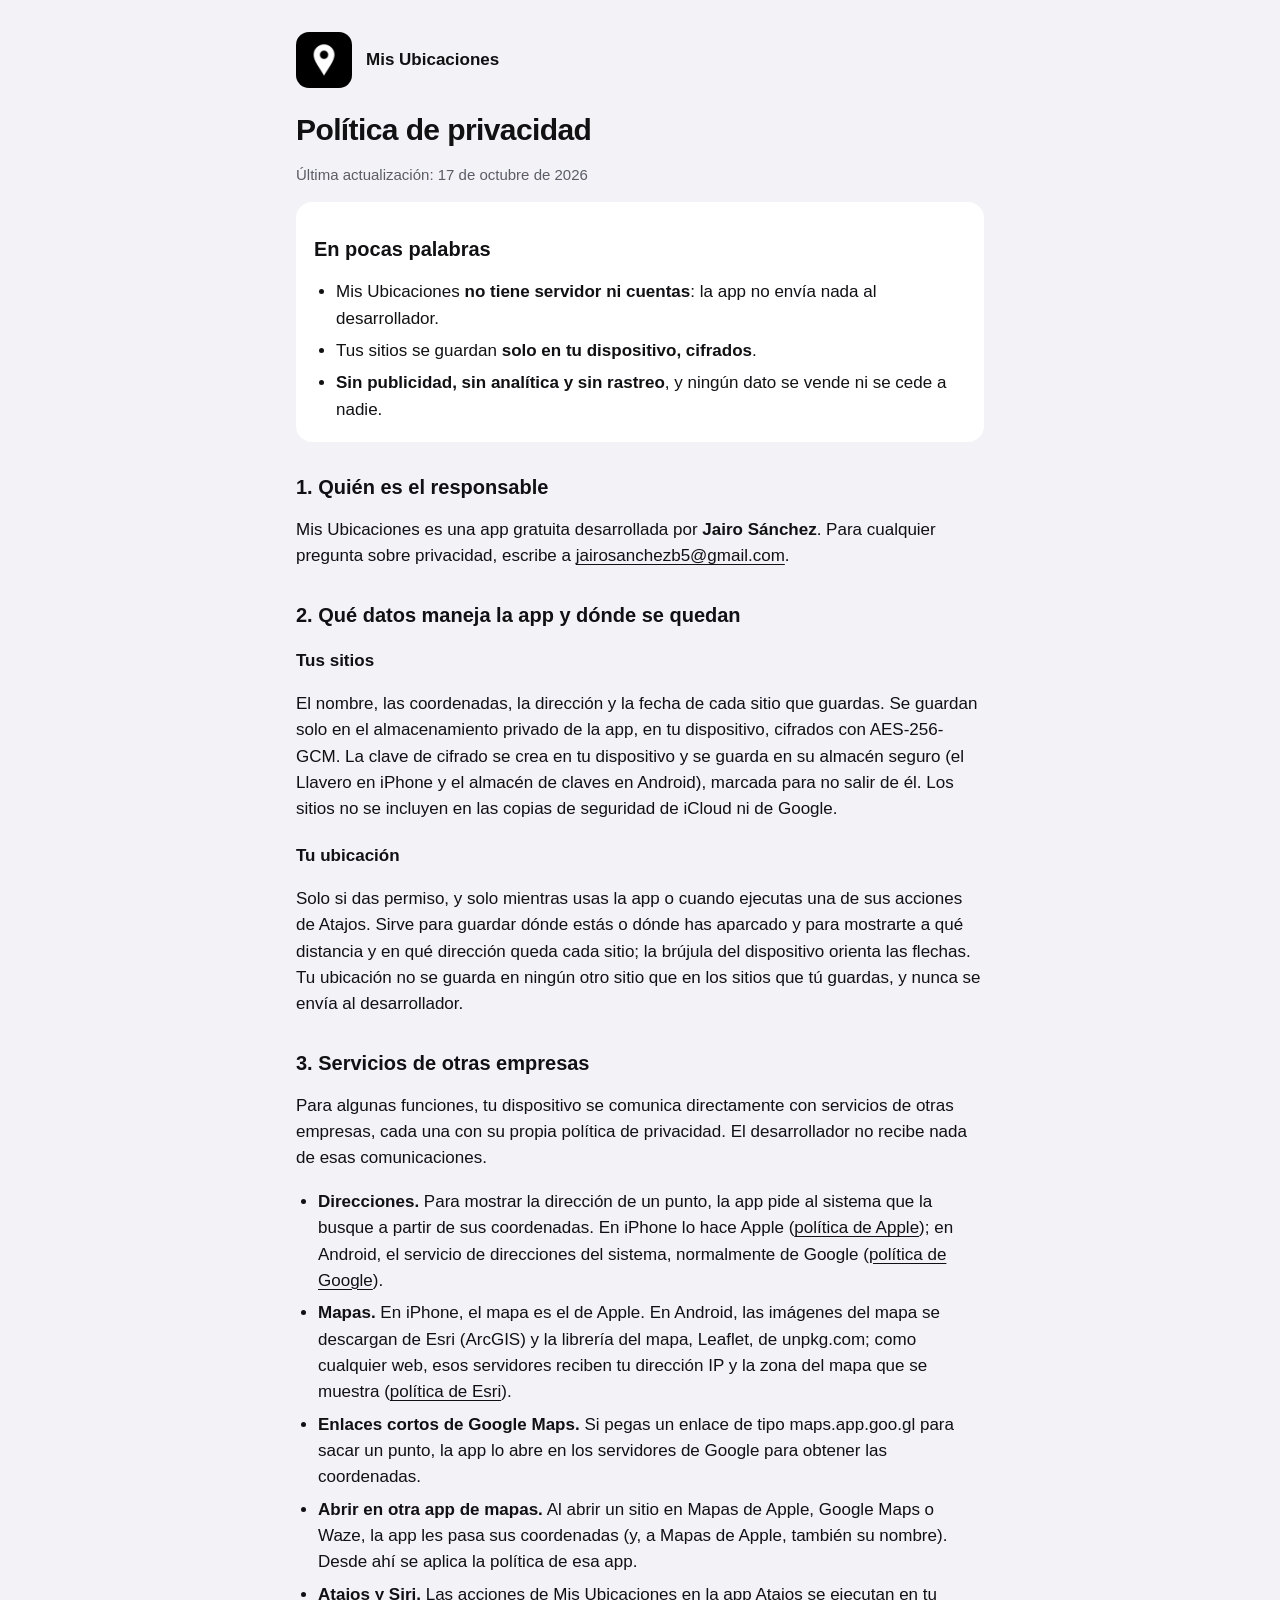
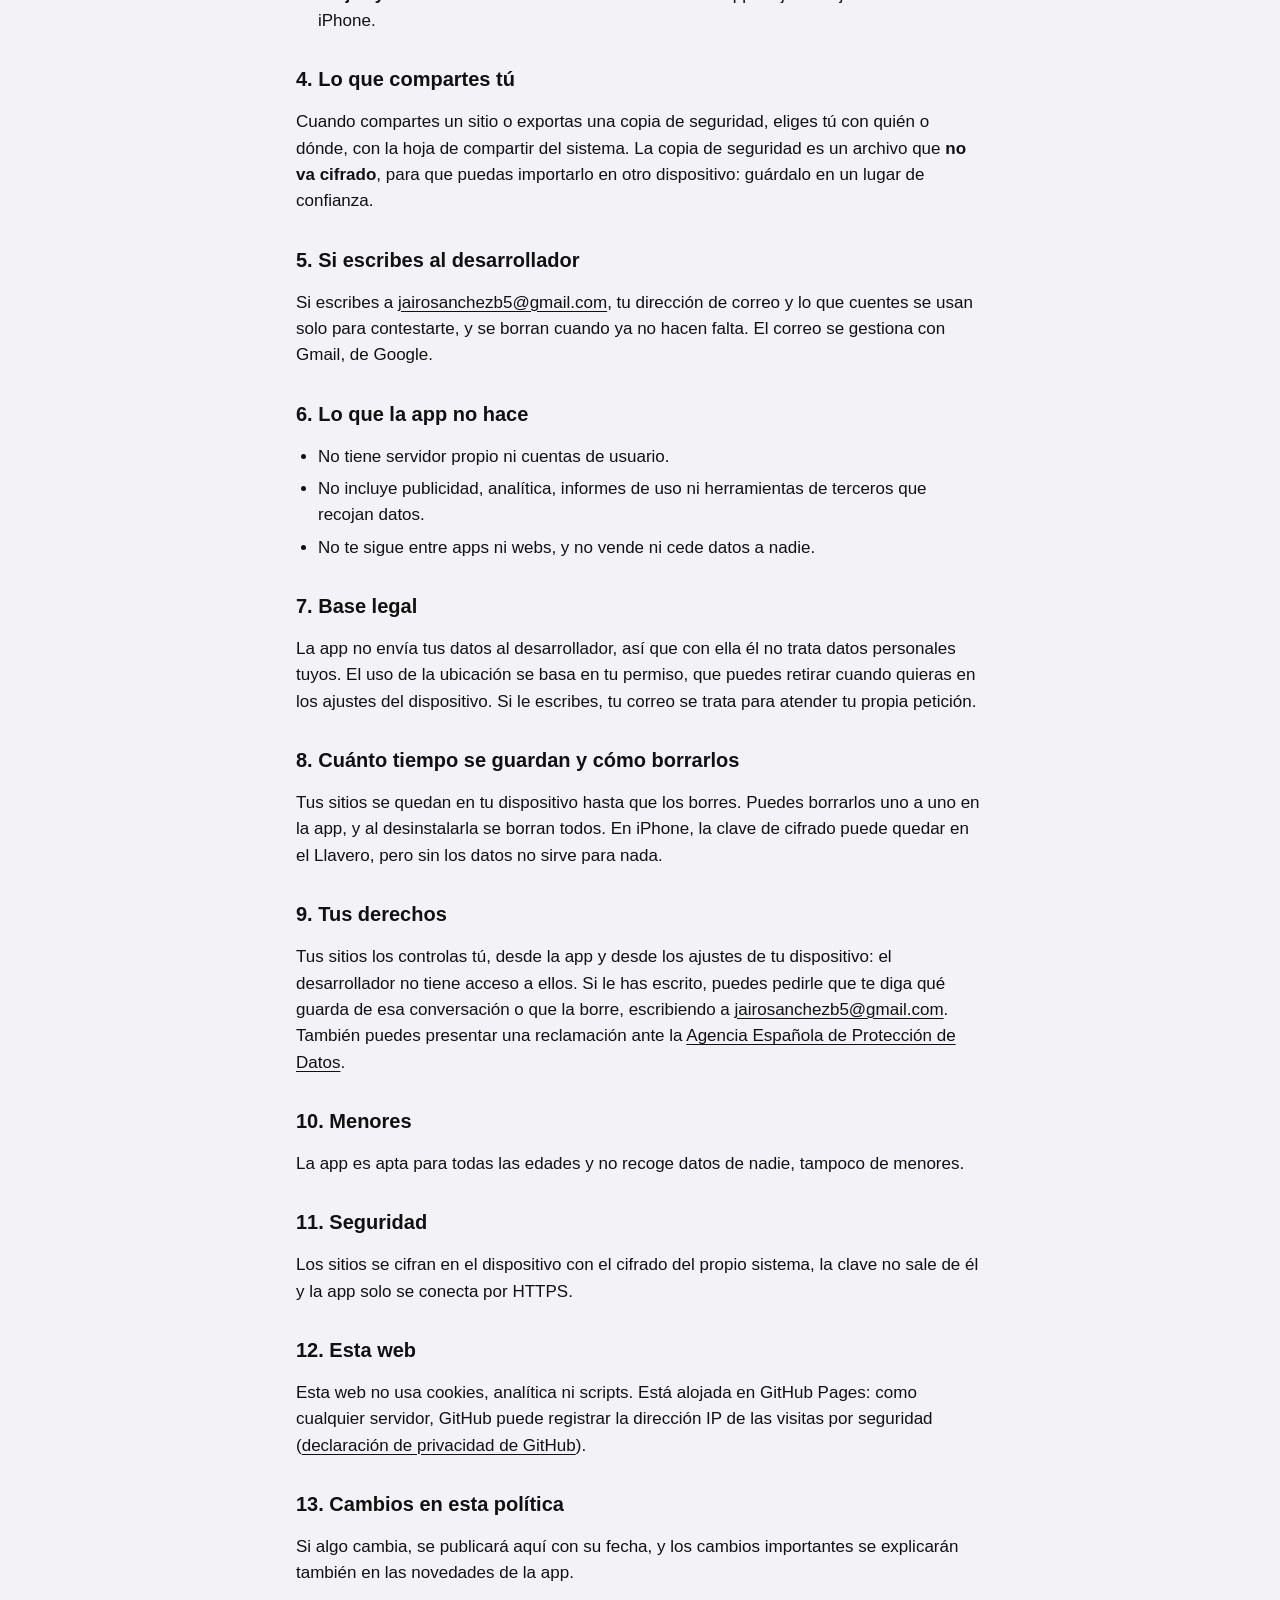
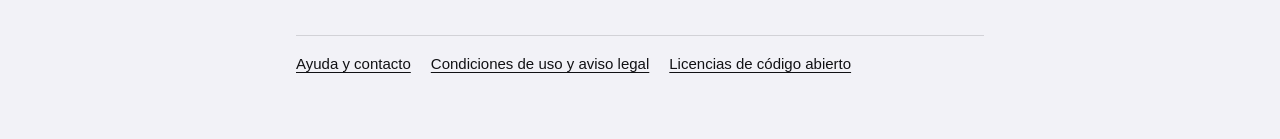
<file: privacidad/index.html>
<!doctype html>
<html lang="es">
  <head>
    <meta charset="utf-8" />
    <meta name="viewport" content="width=device-width, initial-scale=1" />
    <title>Política de privacidad · Mis Ubicaciones</title>
    <meta name="description" content="Qué datos maneja Mis Ubicaciones y dónde se quedan: en tu dispositivo, cifrados." />
    <link rel="stylesheet" href="../estilo.css" />
    <link rel="icon" href="../icono.png" />
  </head>
  <body>
    <main>
      <a class="app" href="../">
        <img src="../icono.png" alt="" />
        <span>Mis Ubicaciones</span>
      </a>

      <h1>Política de privacidad</h1>
      <p class="nota">Última actualización: 17 de octubre de 2026</p>

      <section class="tarjeta">
        <h2>En pocas palabras</h2>
        <ul>
          <li>
            Mis Ubicaciones <strong>no tiene servidor ni cuentas</strong>: la app no envía nada al
            desarrollador.
          </li>
          <li>Tus sitios se guardan <strong>solo en tu dispositivo, cifrados</strong>.</li>
          <li>
            <strong>Sin publicidad, sin analítica y sin rastreo</strong>, y ningún dato se vende ni
            se cede a nadie.
          </li>
        </ul>
      </section>

      <h2>1. Quién es el responsable</h2>
      <p>
        Mis Ubicaciones es una app gratuita desarrollada por <strong>Jairo Sánchez</strong>. Para
        cualquier pregunta sobre privacidad, escribe a
        <a href="mailto:jairosanchezb5@gmail.com">jairosanchezb5@gmail.com</a>.
      </p>

      <h2>2. Qué datos maneja la app y dónde se quedan</h2>
      <h3>Tus sitios</h3>
      <p>
        El nombre, las coordenadas, la dirección y la fecha de cada sitio que guardas. Se guardan
        solo en el almacenamiento privado de la app, en tu dispositivo, cifrados con AES-256-GCM.
        La clave de cifrado se crea en tu dispositivo y se guarda en su almacén seguro (el Llavero
        en iPhone y el almacén de claves en Android), marcada para no salir de él. Los sitios no se
        incluyen en las copias de seguridad de iCloud ni de Google.
      </p>
      <h3>Tu ubicación</h3>
      <p>
        Solo si das permiso, y solo mientras usas la app o cuando ejecutas una de sus acciones de
        Atajos. Sirve para guardar dónde estás o dónde has aparcado y para mostrarte a qué distancia
        y en qué dirección queda cada sitio; la brújula del dispositivo orienta las flechas. Tu
        ubicación no se guarda en ningún otro sitio que en los sitios que tú guardas, y nunca se
        envía al desarrollador.
      </p>

      <h2>3. Servicios de otras empresas</h2>
      <p>
        Para algunas funciones, tu dispositivo se comunica directamente con servicios de otras
        empresas, cada una con su propia política de privacidad. El desarrollador no recibe nada de
        esas comunicaciones.
      </p>
      <ul>
        <li>
          <strong>Direcciones.</strong> Para mostrar la dirección de un punto, la app pide al
          sistema que la busque a partir de sus coordenadas. En iPhone lo hace Apple
          (<a href="https://www.apple.com/es/legal/privacy/es/">política de Apple</a>); en Android,
          el servicio de direcciones del sistema, normalmente de Google
          (<a href="https://policies.google.com/privacy?hl=es">política de Google</a>).
        </li>
        <li>
          <strong>Mapas.</strong> En iPhone, el mapa es el de Apple. En Android, las imágenes del
          mapa se descargan de Esri (ArcGIS) y la librería del mapa, Leaflet, de unpkg.com; como
          cualquier web, esos servidores reciben tu dirección IP y la zona del mapa que se muestra
          (<a href="https://www.esri.com/en-us/privacy/overview">política de Esri</a>).
        </li>
        <li>
          <strong>Enlaces cortos de Google Maps.</strong> Si pegas un enlace de tipo
          maps.app.goo.gl para sacar un punto, la app lo abre en los servidores de Google para
          obtener las coordenadas.
        </li>
        <li>
          <strong>Abrir en otra app de mapas.</strong> Al abrir un sitio en Mapas de Apple, Google
          Maps o Waze, la app les pasa sus coordenadas (y, a Mapas de Apple, también su nombre).
          Desde ahí se aplica la política de esa app.
        </li>
        <li>
          <strong>Atajos y Siri.</strong> Las acciones de Mis Ubicaciones en la app Atajos se
          ejecutan en tu iPhone.
        </li>
      </ul>

      <h2>4. Lo que compartes tú</h2>
      <p>
        Cuando compartes un sitio o exportas una copia de seguridad, eliges tú con quién o dónde,
        con la hoja de compartir del sistema. La copia de seguridad es un archivo que
        <strong>no va cifrado</strong>, para que puedas importarlo en otro dispositivo: guárdalo en
        un lugar de confianza.
      </p>

      <h2>5. Si escribes al desarrollador</h2>
      <p>
        Si escribes a <a href="mailto:jairosanchezb5@gmail.com">jairosanchezb5@gmail.com</a>, tu
        dirección de correo y lo que cuentes se usan solo para contestarte, y se borran cuando ya no
        hacen falta. El correo se gestiona con Gmail, de Google.
      </p>

      <h2>6. Lo que la app no hace</h2>
      <ul>
        <li>No tiene servidor propio ni cuentas de usuario.</li>
        <li>
          No incluye publicidad, analítica, informes de uso ni herramientas de terceros que recojan
          datos.
        </li>
        <li>No te sigue entre apps ni webs, y no vende ni cede datos a nadie.</li>
      </ul>

      <h2>7. Base legal</h2>
      <p>
        La app no envía tus datos al desarrollador, así que con ella él no trata datos personales
        tuyos. El uso de la ubicación se basa en tu permiso, que puedes retirar cuando quieras en los
        ajustes del dispositivo. Si le escribes, tu correo se trata para atender tu propia petición.
      </p>

      <h2>8. Cuánto tiempo se guardan y cómo borrarlos</h2>
      <p>
        Tus sitios se quedan en tu dispositivo hasta que los borres. Puedes borrarlos uno a uno en
        la app, y al desinstalarla se borran todos. En iPhone, la clave de cifrado puede quedar en
        el Llavero, pero sin los datos no sirve para nada.
      </p>

      <h2>9. Tus derechos</h2>
      <p>
        Tus sitios los controlas tú, desde la app y desde los ajustes de tu dispositivo: el
        desarrollador no tiene acceso a ellos. Si le has escrito, puedes pedirle que te diga qué
        guarda de esa conversación o que la borre, escribiendo a
        <a href="mailto:jairosanchezb5@gmail.com">jairosanchezb5@gmail.com</a>. También puedes
        presentar una reclamación ante la
        <a href="https://www.aepd.es/">Agencia Española de Protección de Datos</a>.
      </p>

      <h2>10. Menores</h2>
      <p>La app es apta para todas las edades y no recoge datos de nadie, tampoco de menores.</p>

      <h2>11. Seguridad</h2>
      <p>
        Los sitios se cifran en el dispositivo con el cifrado del propio sistema, la clave no sale
        de él y la app solo se conecta por HTTPS.
      </p>

      <h2>12. Esta web</h2>
      <p>
        Esta web no usa cookies, analítica ni scripts. Está alojada en GitHub Pages: como cualquier
        servidor, GitHub puede registrar la dirección IP de las visitas por seguridad
        (<a href="https://docs.github.com/es/site-policy/privacy-policies/github-general-privacy-statement"
          >declaración de privacidad de GitHub</a
        >).
      </p>

      <h2>13. Cambios en esta política</h2>
      <p>
        Si algo cambia, se publicará aquí con su fecha, y los cambios importantes se explicarán
        también en las novedades de la app.
      </p>

      <nav class="pie" aria-label="Más información">
        <a href="../">Ayuda y contacto</a>
        <a href="../condiciones/">Condiciones de uso y aviso legal</a>
        <a href="../licencias/">Licencias de código abierto</a>
      </nav>
    </main>
  </body>
</html>
</file>
<file: estilo.css>
/* Web de Mis Ubicaciones: solo HTML y CSS, sin fuentes, scripts ni analítica externos. */
:root {
  color-scheme: light dark;
  --fondo: #f2f2f7;
  --superficie: #ffffff;
  --texto: #111114;
  --secundario: #5c5c66;
  --borde: rgba(60, 60, 67, 0.18);
}

@media (prefers-color-scheme: dark) {
  :root {
    --fondo: #000000;
    --superficie: #1c1c1e;
    --texto: #f4f4f6;
    --secundario: #a1a1aa;
    --borde: rgba(84, 84, 88, 0.6);
  }
}

* {
  box-sizing: border-box;
}

body {
  margin: 0;
  background: var(--fondo);
  color: var(--texto);
  font: 17px/1.55 -apple-system, BlinkMacSystemFont, 'Segoe UI', Roboto, 'Helvetica Neue', Arial,
    sans-serif;
  -webkit-text-size-adjust: 100%;
}

main {
  max-width: 720px;
  margin: 0 auto;
  padding: 32px 16px 64px;
}

.app {
  display: flex;
  align-items: center;
  gap: 14px;
  margin-bottom: 8px;
  color: inherit;
  text-decoration: none;
}

.app img {
  width: 56px;
  height: 56px;
  border-radius: 13px;
}

.app span {
  font-weight: 600;
}

h1 {
  font-size: 30px;
  line-height: 1.2;
  letter-spacing: -0.02em;
  margin: 24px 0 4px;
}

h2 {
  font-size: 20px;
  line-height: 1.3;
  margin: 32px 0 8px;
}

h3 {
  font-size: 17px;
  margin: 20px 0 4px;
}

.nota {
  color: var(--secundario);
  font-size: 15px;
}

.tarjeta {
  background: var(--superficie);
  border-radius: 16px;
  padding: 2px 18px;
  margin: 16px 0;
}

a {
  color: inherit;
  text-decoration-thickness: 1px;
  text-underline-offset: 3px;
}

ul {
  padding-left: 22px;
}

li + li {
  margin-top: 6px;
}

nav.pie {
  margin-top: 48px;
  padding-top: 16px;
  border-top: 1px solid var(--borde);
  display: flex;
  flex-wrap: wrap;
  gap: 8px 20px;
  font-size: 15px;
}

pre {
  white-space: pre-wrap;
  word-break: break-word;
  font-size: 12.5px;
  line-height: 1.45;
  background: var(--superficie);
  padding: 12px 14px;
  border-radius: 12px;
}

details {
  background: var(--superficie);
  border-radius: 12px;
  padding: 10px 14px;
  margin: 8px 0;
}

summary {
  cursor: pointer;
  font-weight: 600;
}

table {
  width: 100%;
  border-collapse: collapse;
  font-size: 15px;
}

th,
td {
  text-align: left;
  padding: 6px 8px 6px 0;
  border-bottom: 1px solid var(--borde);
  vertical-align: top;
}
</file>
